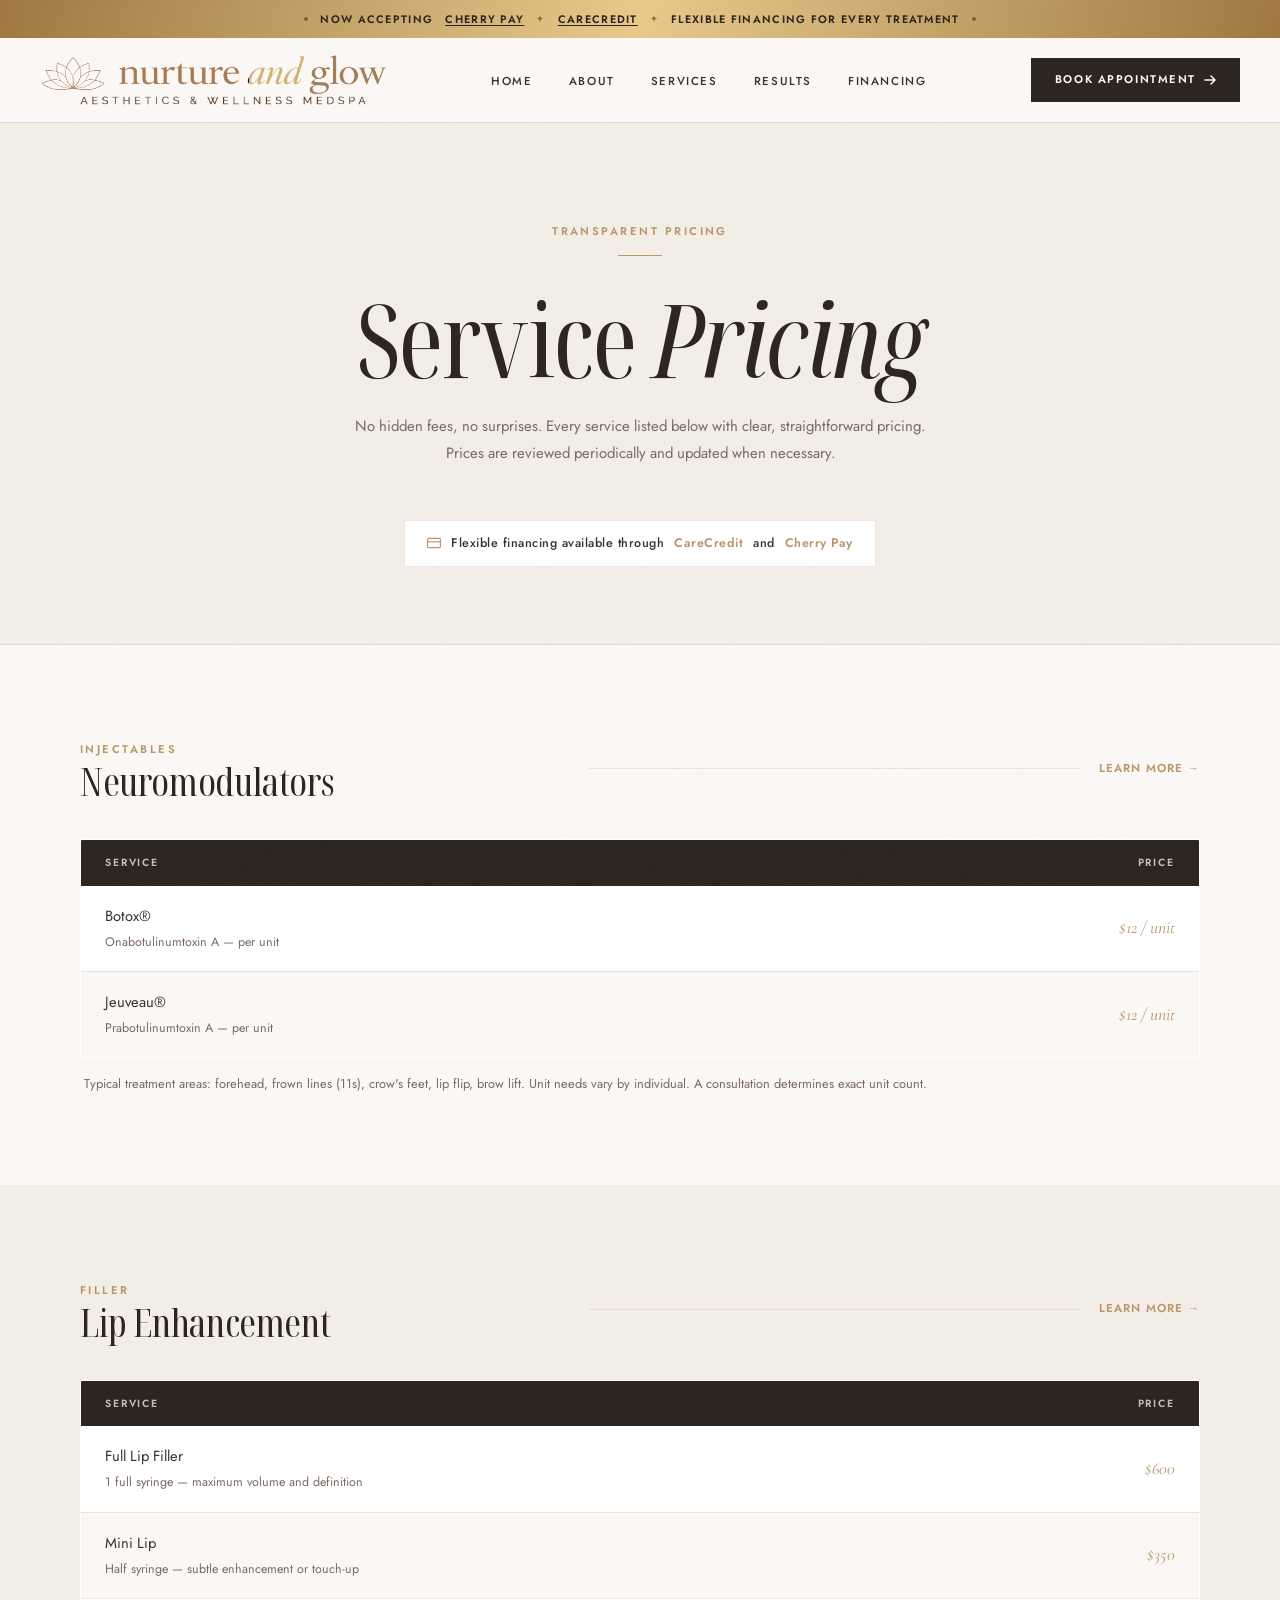
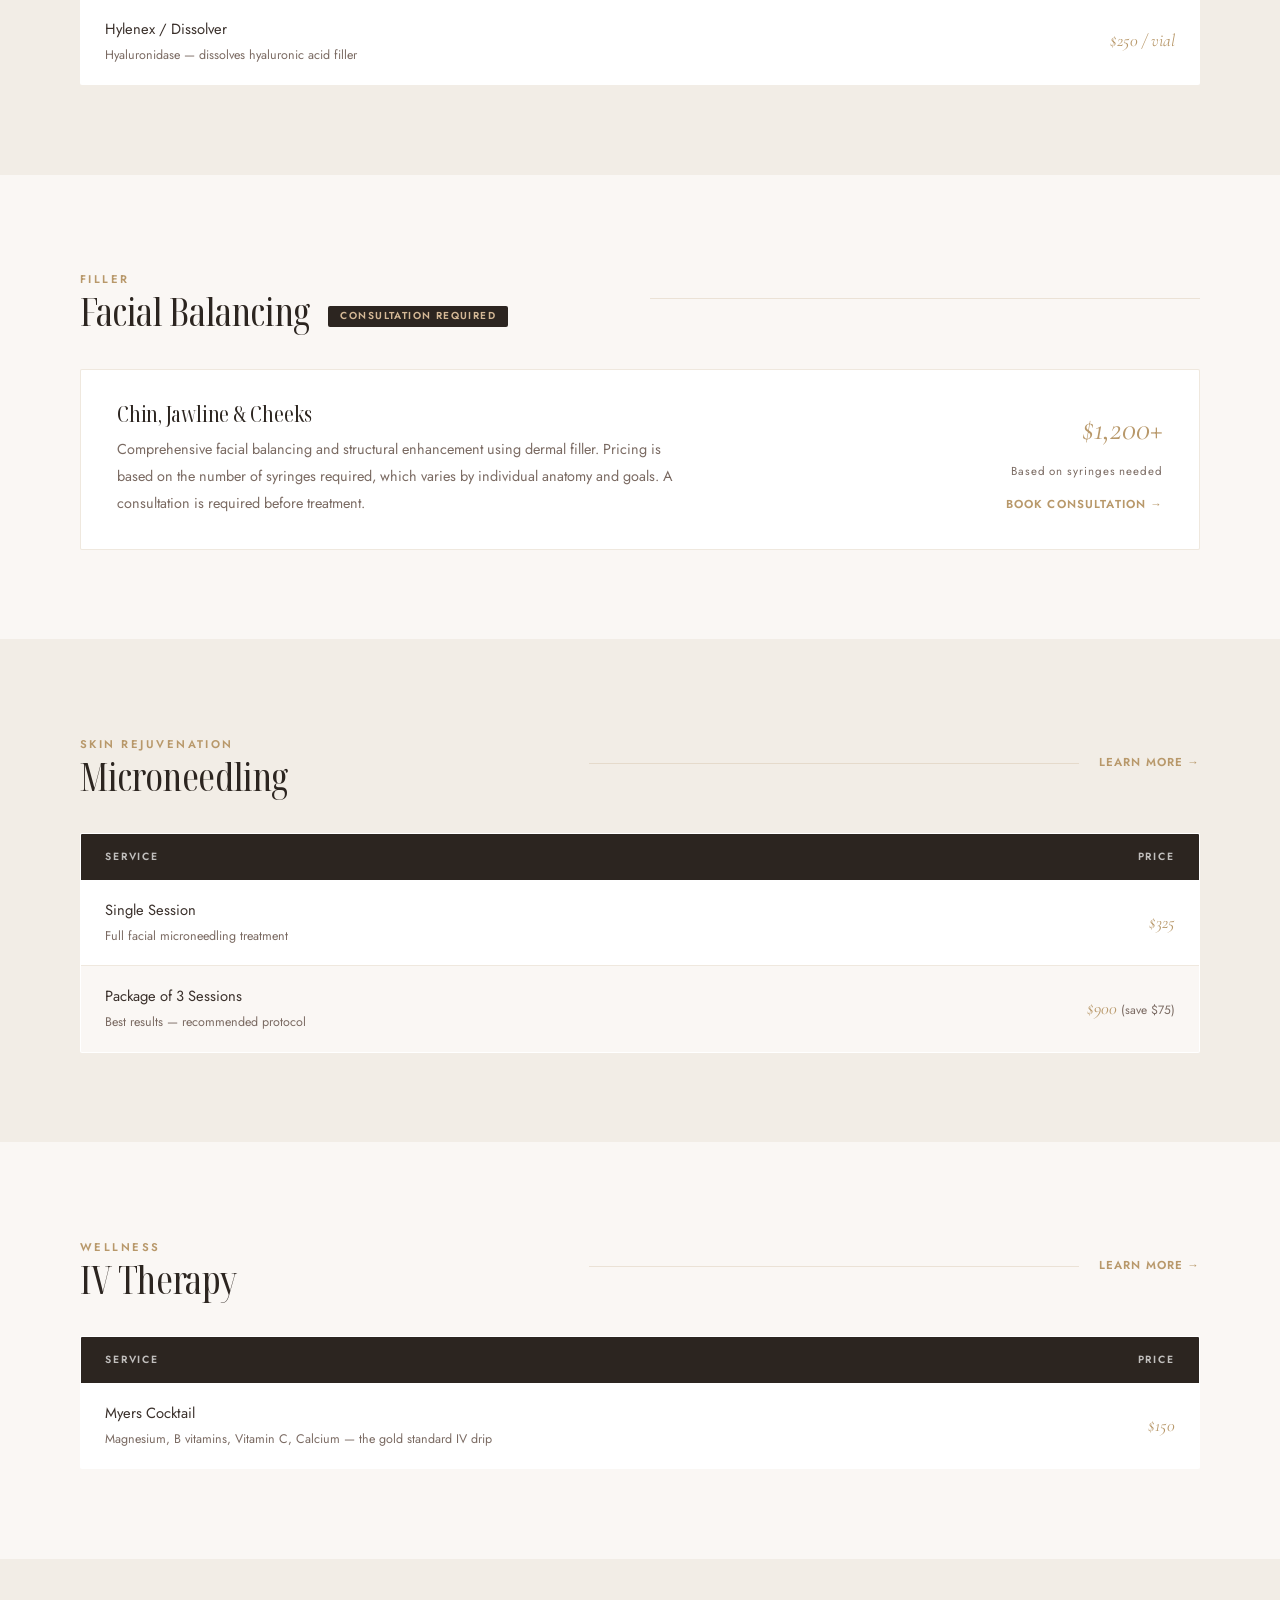
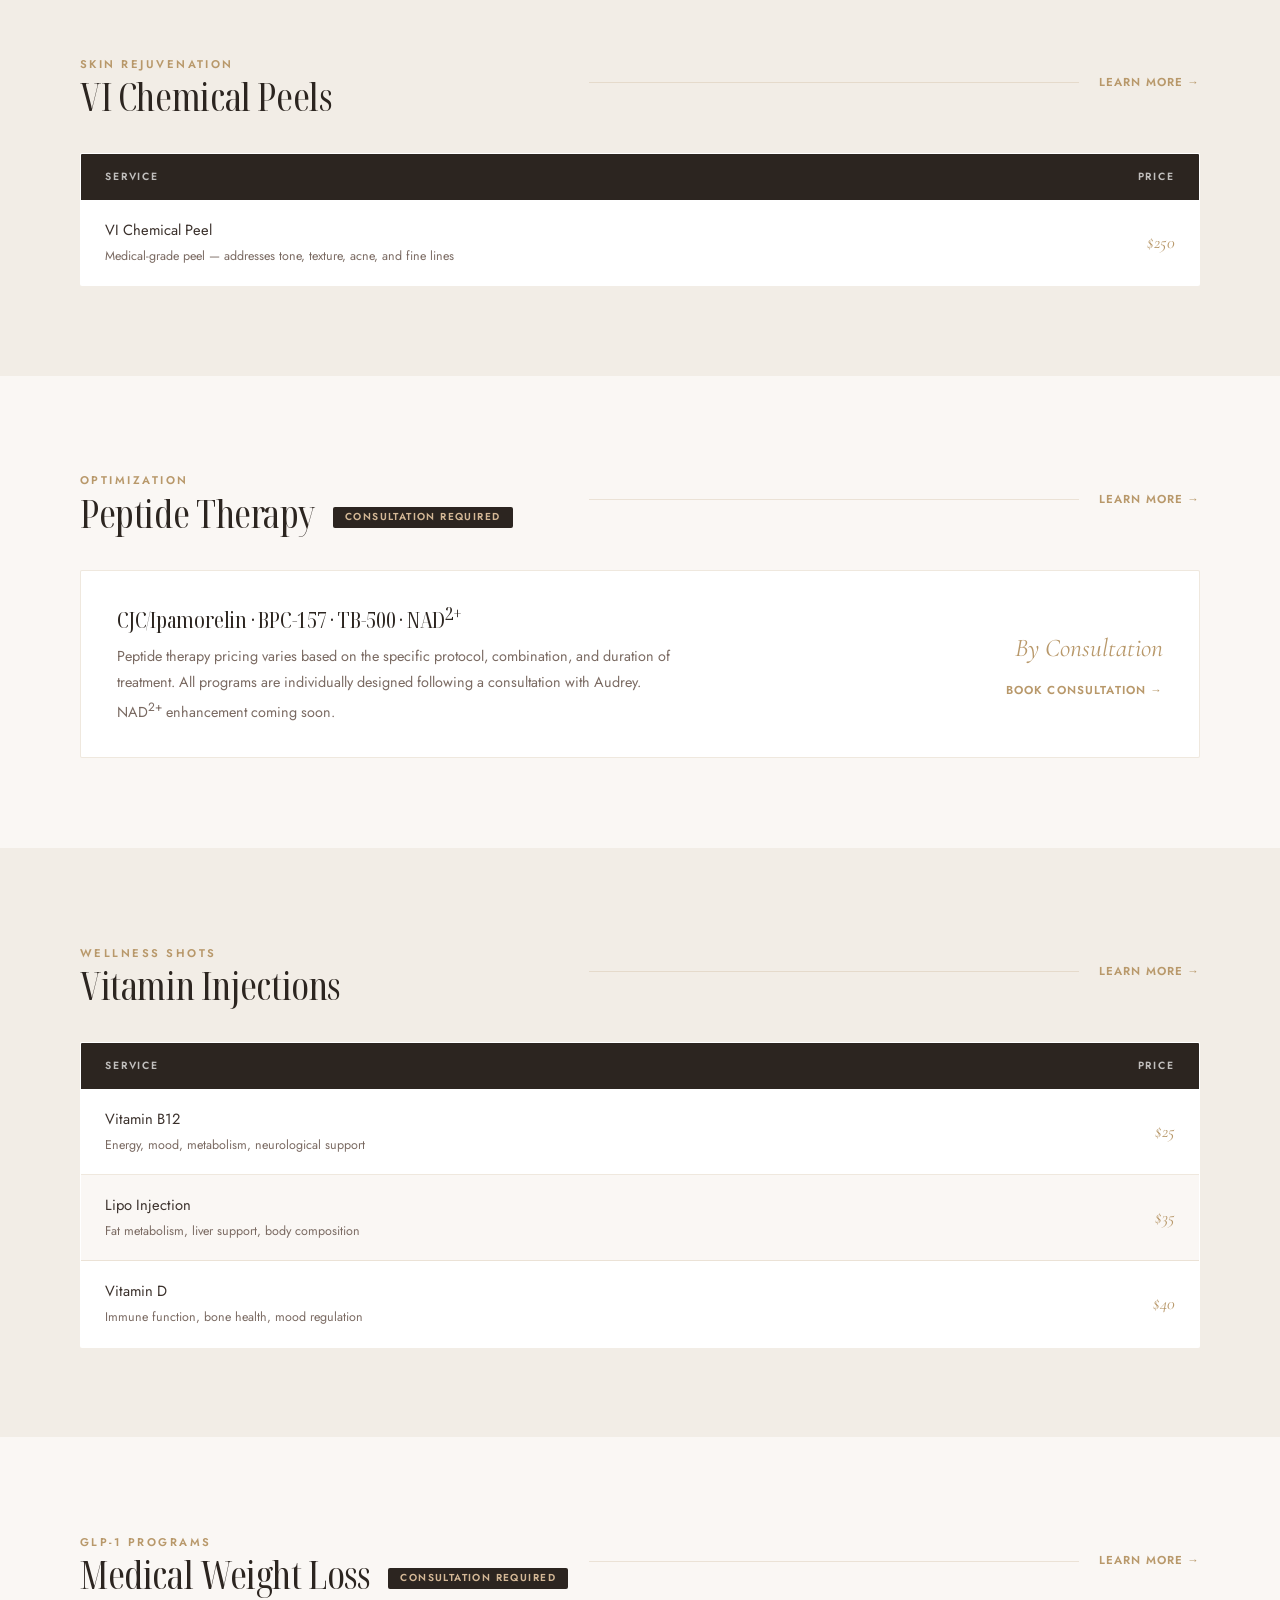
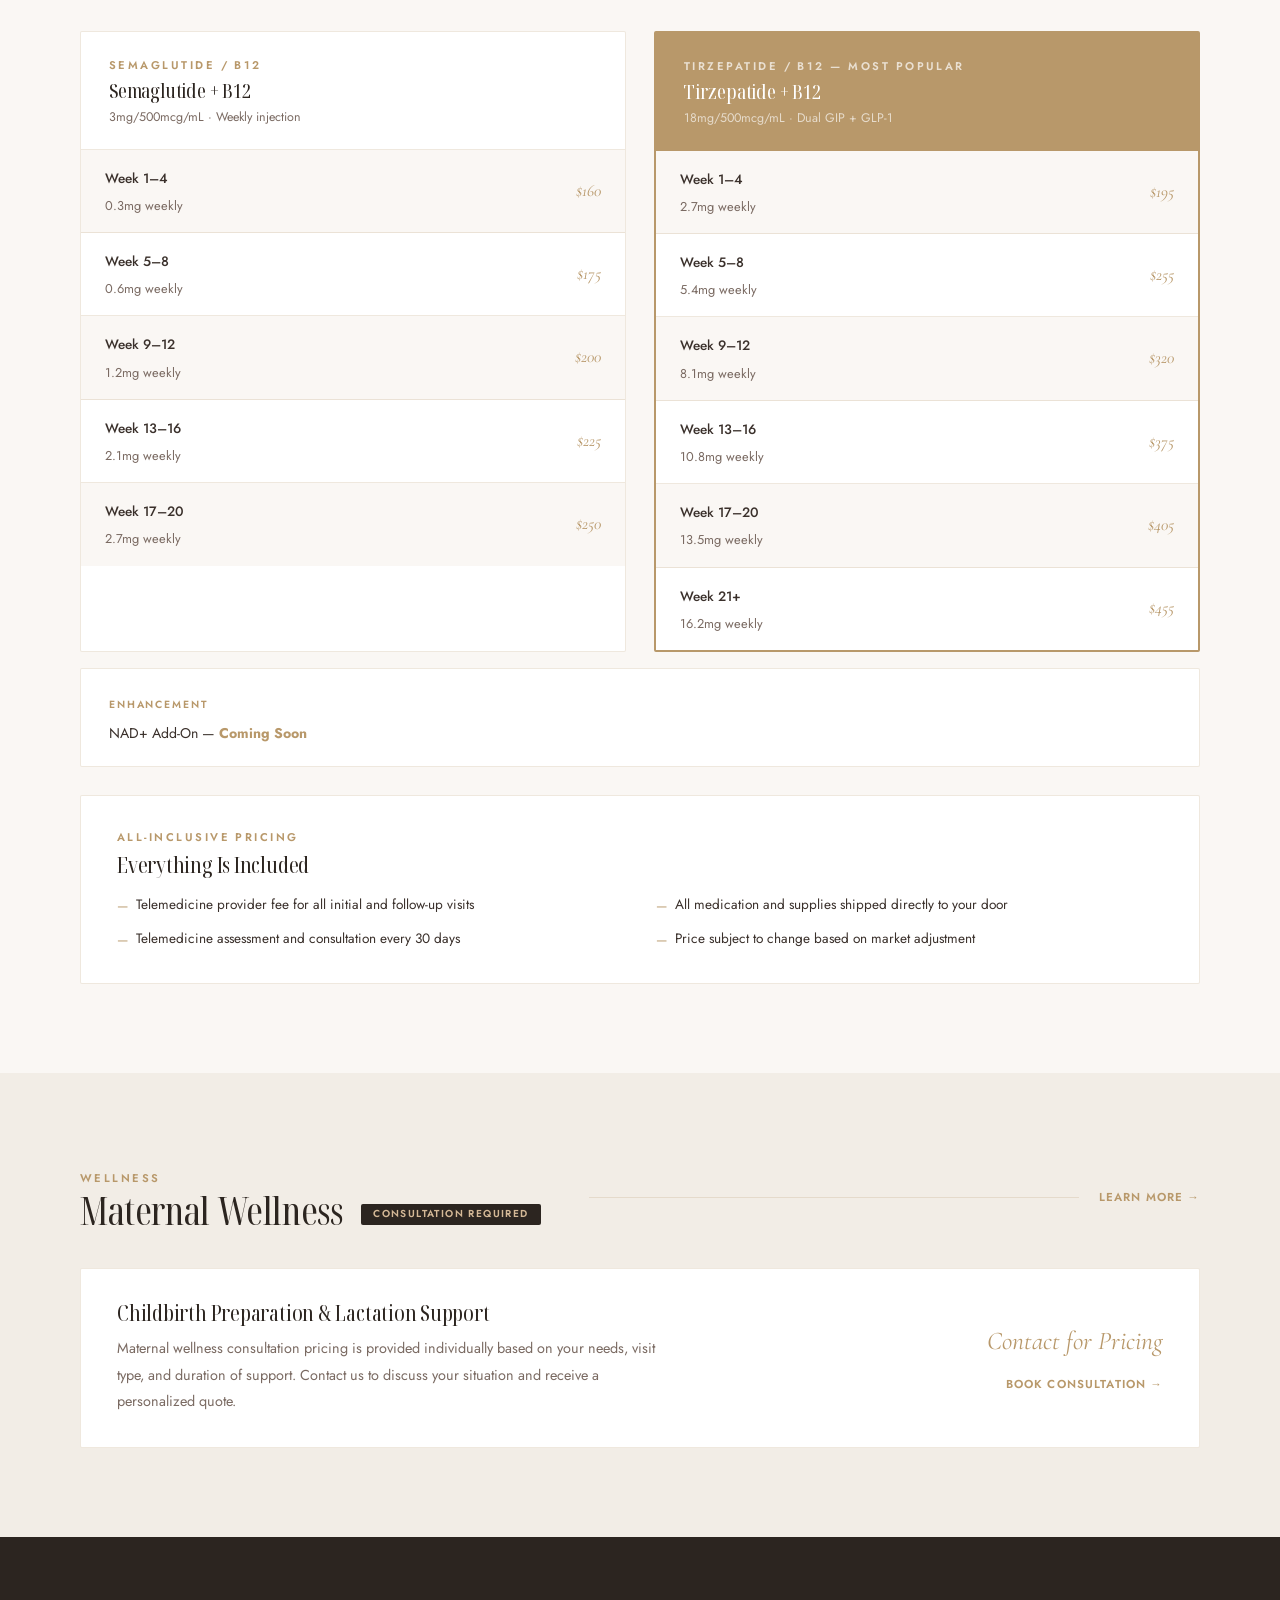
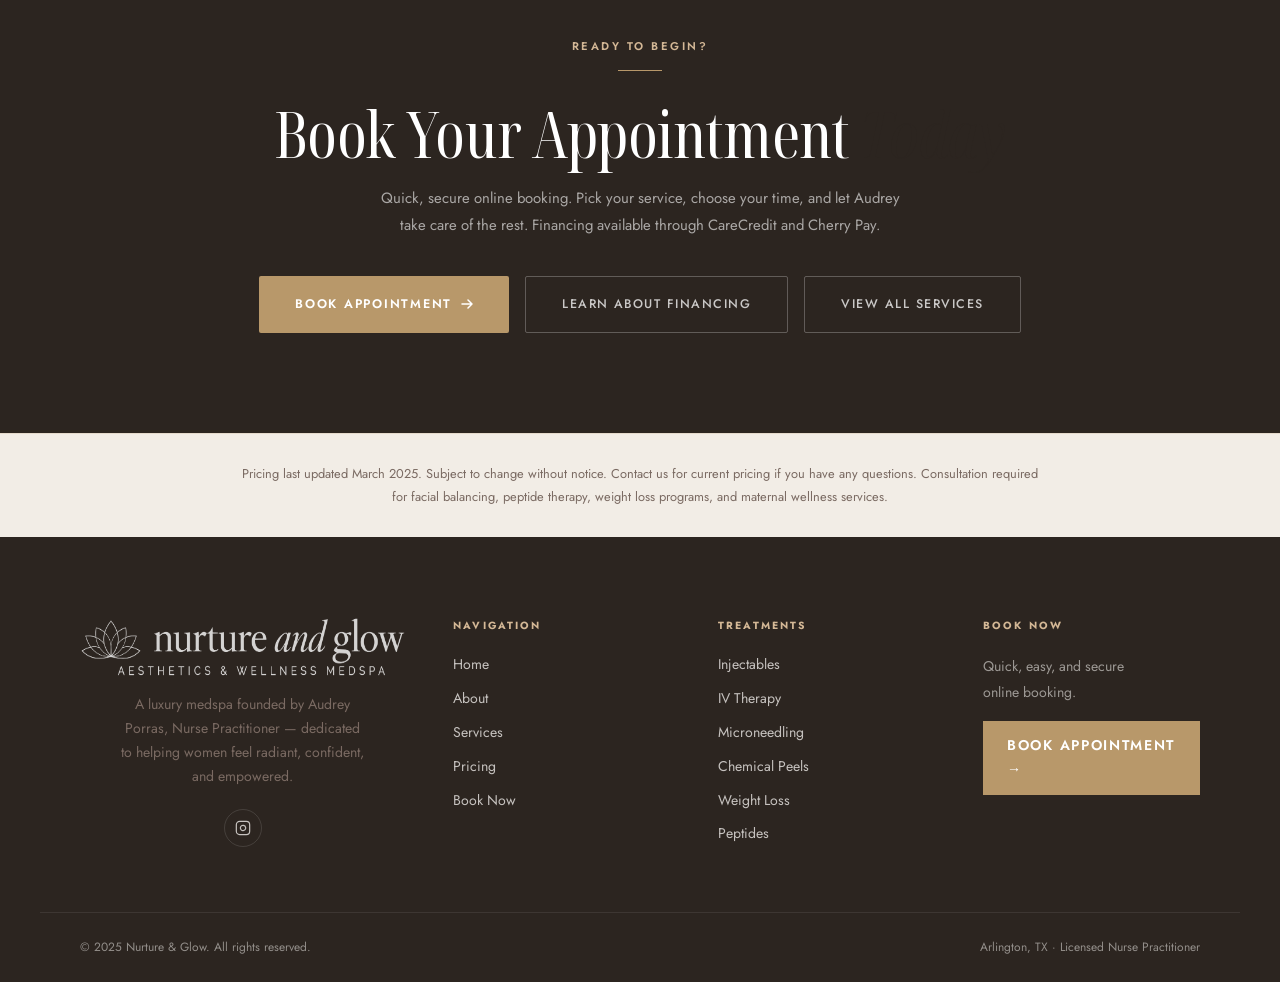
<file: pricing.html>
<!DOCTYPE html>
<html lang="en">
<head>
  <meta charset="UTF-8"/>
  <meta name="viewport" content="width=device-width, initial-scale=1.0"/>
  <title>Medspa Pricing in Arlington TX | Nurture &amp; Glow</title>
  <meta name="description" content="Transparent medspa pricing in Arlington, TX — Botox, fillers, IV therapy, weight loss, microneedling &amp; more. Nurture &amp; Glow serves Arlington, Fort Worth, Grand Prairie &amp; DFW."/>
  <link rel="preconnect" href="https://fonts.googleapis.com"/>
  <link rel="preconnect" href="https://fonts.gstatic.com" crossorigin/>
  <link href="https://fonts.googleapis.com/css2?family=Noto+Serif+Display:ital,wdth,wght@0,62.5,300;0,62.5,400;0,62.5,500;1,62.5,300;1,62.5,400&family=Cormorant+Garamond:ital,wght@0,300;0,400;1,300;1,400&family=Jost:wght@300;400;500;600&display=swap" rel="stylesheet"/>
  <link rel="stylesheet" href="css/main.css"/>
  <link rel="stylesheet" href="css/pricing.css"/>
  <link rel="icon" type="image/png" href="images/lotus-flower.png"/>
</head>
<body>

<!-- PAGE LOADER -->
<div id="page-loader" role="status" aria-label="Loading Nurture and Glow">
  <img src="images/lotus-flower.png" alt="" class="loader-lotus" aria-hidden="true"/>
  <div class="loader-bar"></div>
  <span class="loader-brand">nurture <em>and</em> glow</span>
</div>

<!-- ANNOUNCEMENT BAR -->
<div class="announcement-bar" role="banner" aria-label="Site announcement">
  <div class="announcement-inner">
    <span class="announcement-dot"></span>
    Now Accepting
    <a href="about.html#pricing" class="announcement-link">Cherry Pay</a>
    <span class="announcement-sep">✦</span>
    <a href="about.html#pricing" class="announcement-link">CareCredit</a>
    <span class="announcement-sep">✦</span>
    <span class="announce-extra">Flexible financing for every treatment</span>
    <span class="announcement-dot"></span>
  </div>
</div>

<a href="booking.html" class="float-book" aria-label="Book appointment">Book Now</a>

<!-- NAV -->
<nav class="nav scrolled" id="nav" role="navigation" aria-label="Main navigation">
  <a href="index.html" class="nav-logo" aria-label="Nurture and Glow home">
    <img src="images/logoandslogan.png" alt="Nurture and Glow" class="nav-logo-img"/>
  </a>
  <ul class="nav-links" role="list">
    <li><a href="index.html" class="nav-link">Home</a></li>
    <li><a href="about.html" class="nav-link">About</a></li>
    <li class="nav-item-dropdown">
      <a href="services.html" class="nav-link active">Services</a>
      <div class="nav-dropdown">
        <a href="service-injectables.html">Injectables &amp; Fillers</a>
        <a href="service-iv-therapy.html">IV Therapy</a>
        <a href="service-microneedling.html">Microneedling</a>
        <a href="service-chemical-peels.html">Chemical Peels</a>
        <a href="service-weight-loss.html">Medical Weight Loss</a>
        <a href="service-peptides.html">Peptide Therapy</a>
        <a href="service-maternal-wellness.html">Maternal Wellness</a>
        <a href="service-vitamin-injections.html">Vitamin Injections</a>
        <div class="nav-dropdown-divider"></div>
        <a href="pricing.html">View All Pricing</a>
      </div>
    </li>
    <li><a href="results.html" class="nav-link">Results</a></li>
    <li><a href="about.html#pricing" class="nav-link">Financing</a></li>
  </ul>
  <a href="booking.html" class="nav-cta-btn">Book Appointment <svg width="12" height="10" viewBox="0 0 12 10" fill="none" aria-hidden="true"><path d="M1 5h10M7 1l4 4-4 4" stroke="currentColor" stroke-width="1.5" stroke-linecap="round" stroke-linejoin="round"/></svg></a>
  <button class="hamburger" id="hamburger" aria-label="Open menu"><span></span><span></span><span></span></button>
</nav>

<!-- MOBILE MENU -->
<div class="mobile-menu" id="mobileMenu" role="dialog">
  <button class="mobile-close" id="mobileClose">&times;</button>
  <a href="index.html">Home</a>
  <a href="about.html">About</a>
  <a href="services.html">Services</a>
  <a href="service-injectables.html" style="font-size:1.4rem!important;opacity:0.7">— Injectables</a>
  <a href="service-iv-therapy.html" style="font-size:1.4rem!important;opacity:0.7">— IV Therapy</a>
  <a href="service-microneedling.html" style="font-size:1.4rem!important;opacity:0.7">— Microneedling</a>
  <a href="service-chemical-peels.html" style="font-size:1.4rem!important;opacity:0.7">— Chemical Peels</a>
  <a href="service-weight-loss.html" style="font-size:1.4rem!important;opacity:0.7">— Weight Loss</a>
  <a href="service-peptides.html" style="font-size:1.4rem!important;opacity:0.7">— Peptides</a>
  <a href="service-maternal-wellness.html" style="font-size:1.4rem!important;opacity:0.7">— Maternal Wellness</a>
  <a href="pricing.html" style="font-size:1.4rem!important;opacity:0.7">— Pricing</a>
  <a href="results.html">Results</a>
  <a href="about.html#pricing">Financing</a>
  <a href="booking.html" class="mobile-book-link">Book Appointment →</a>
</div>

<!-- =====================================================
     PAGE HEADER (no hero image — clean parchment bg)
===================================================== -->
<header class="pricing-page-header">
  <span class="eyebrow">Transparent Pricing</span>
  <div class="gold-rule"></div>
  <h1>Service <em>Pricing</em></h1>
  <p>No hidden fees, no surprises. Every service listed below with clear, straightforward pricing. Prices are reviewed periodically and updated when necessary.</p>
  <div class="financing-note">
    <svg width="14" height="14" viewBox="0 0 24 24" fill="none" stroke="var(--gold)" stroke-width="2" aria-hidden="true"><rect x="1" y="4" width="22" height="16" rx="2" ry="2"/><line x1="1" y1="10" x2="23" y2="10"/></svg>
    Flexible financing available through <a href="about.html#pricing">CareCredit</a> and <a href="about.html#pricing">Cherry Pay</a>
  </div>
</header>

<!-- =====================================================
     HOW TO UPDATE THIS PAGE
     To update prices: search the HTML for "UPDATE PRICE HERE"
     and change the text value. Save the file and reload.
===================================================== -->

<!-- =====================================================
     1. NEUROMODULATORS
===================================================== -->
<section class="pricing-section" id="neuromodulators">
  <div class="container">
    <div class="pricing-section-head">
      <div class="pricing-section-title-block">
        <span class="eyebrow">Injectables</span>
        <h3>Neuromodulators</h3>
      </div>
      <div class="pricing-rule"></div>
      <a href="service-injectables.html" style="font-family:var(--font-sans);font-size:0.72rem;font-weight:600;letter-spacing:0.1em;text-transform:uppercase;color:var(--gold);white-space:nowrap;">Learn more →</a>
    </div>
    <table class="pricing-table" aria-label="Neuromodulator pricing">
      <thead>
        <tr>
          <th>Service</th>
          <th>Price</th>
        </tr>
      </thead>
      <tbody>
        <tr>
          <td>
            Botox®
            <span class="service-desc">Onabotulinumtoxin A — per unit</span>
          </td>
          <td>$12 / unit <!-- UPDATE PRICE HERE --></td>
        </tr>
        <tr>
          <td>
            Jeuveau®
            <span class="service-desc">Prabotulinumtoxin A — per unit</span>
          </td>
          <td>$12 / unit <!-- UPDATE PRICE HERE --></td>
        </tr>
      </tbody>
    </table>
    <p class="pricing-table-note">Typical treatment areas: forehead, frown lines (11s), crow's feet, lip flip, brow lift. Unit needs vary by individual. A consultation determines exact unit count.</p>
  </div>
</section>

<!-- =====================================================
     2. LIP ENHANCEMENT
===================================================== -->
<section class="pricing-section" id="lip-enhancement">
  <div class="container">
    <div class="pricing-section-head">
      <div class="pricing-section-title-block">
        <span class="eyebrow">Filler</span>
        <h3>Lip Enhancement</h3>
      </div>
      <div class="pricing-rule"></div>
      <a href="service-injectables.html" style="font-family:var(--font-sans);font-size:0.72rem;font-weight:600;letter-spacing:0.1em;text-transform:uppercase;color:var(--gold);white-space:nowrap;">Learn more →</a>
    </div>
    <table class="pricing-table" aria-label="Lip enhancement pricing">
      <thead>
        <tr>
          <th>Service</th>
          <th>Price</th>
        </tr>
      </thead>
      <tbody>
        <tr>
          <td>
            Full Lip Filler
            <span class="service-desc">1 full syringe — maximum volume and definition</span>
          </td>
          <td>$600 <!-- UPDATE PRICE HERE --></td>
        </tr>
        <tr>
          <td>
            Mini Lip
            <span class="service-desc">Half syringe — subtle enhancement or touch-up</span>
          </td>
          <td>$350 <!-- UPDATE PRICE HERE --></td>
        </tr>
        <tr>
          <td>
            Hylenex / Dissolver
            <span class="service-desc">Hyaluronidase — dissolves hyaluronic acid filler</span>
          </td>
          <td>$250 / vial <!-- UPDATE PRICE HERE --></td>
        </tr>
      </tbody>
    </table>
  </div>
</section>

<!-- =====================================================
     3. FACIAL BALANCING
===================================================== -->
<section class="pricing-section" id="facial-balancing">
  <div class="container">
    <div class="pricing-section-head">
      <div class="pricing-section-title-block">
        <span class="eyebrow">Filler</span>
        <h3>Facial Balancing <span class="consult-badge">Consultation Required</span></h3>
      </div>
      <div class="pricing-rule"></div>
    </div>
    <div class="consult-only-block">
      <div>
        <h4 style="margin-bottom:10px;font-size:clamp(1.1rem,1.8vw,1.4rem);">Chin, Jawline &amp; Cheeks</h4>
        <p style="max-width:560px;margin-bottom:0;font-size:0.9rem;">Comprehensive facial balancing and structural enhancement using dermal filler. Pricing is based on the number of syringes required, which varies by individual anatomy and goals. A consultation is required before treatment.</p>
      </div>
      <div style="text-align:right;flex-shrink:0;">
        <span style="display:block;font-family:var(--font-serif);font-size:2rem;font-style:italic;color:var(--gold);">$1,200+</span> <!-- UPDATE PRICE HERE -->
        <span style="font-family:var(--font-sans);font-size:0.72rem;color:var(--text-light);letter-spacing:0.08em;">Based on syringes needed</span>
        <br/>
        <a href="booking.html" style="display:inline-block;margin-top:12px;font-family:var(--font-sans);font-size:0.72rem;font-weight:600;letter-spacing:0.1em;text-transform:uppercase;color:var(--gold);">Book Consultation →</a>
      </div>
    </div>
  </div>
</section>

<!-- =====================================================
     4. MICRONEEDLING
===================================================== -->
<section class="pricing-section" id="microneedling">
  <div class="container">
    <div class="pricing-section-head">
      <div class="pricing-section-title-block">
        <span class="eyebrow">Skin Rejuvenation</span>
        <h3>Microneedling</h3>
      </div>
      <div class="pricing-rule"></div>
      <a href="service-microneedling.html" style="font-family:var(--font-sans);font-size:0.72rem;font-weight:600;letter-spacing:0.1em;text-transform:uppercase;color:var(--gold);white-space:nowrap;">Learn more →</a>
    </div>
    <table class="pricing-table" aria-label="Microneedling pricing">
      <thead>
        <tr>
          <th>Service</th>
          <th>Price</th>
        </tr>
      </thead>
      <tbody>
        <tr>
          <td>
            Single Session
            <span class="service-desc">Full facial microneedling treatment</span>
          </td>
          <td>$325 <!-- UPDATE PRICE HERE --></td>
        </tr>
        <tr>
          <td>
            Package of 3 Sessions
            <span class="service-desc">Best results — recommended protocol</span>
          </td>
          <td>$900 <span style="font-family:var(--font-sans);font-size:0.75rem;color:var(--text-light);font-style:normal;">(save $75)</span> <!-- UPDATE PRICE HERE --></td>
        </tr>
      </tbody>
    </table>
  </div>
</section>

<!-- =====================================================
     5. IV THERAPY
===================================================== -->
<section class="pricing-section" id="iv-therapy">
  <div class="container">
    <div class="pricing-section-head">
      <div class="pricing-section-title-block">
        <span class="eyebrow">Wellness</span>
        <h3>IV Therapy</h3>
      </div>
      <div class="pricing-rule"></div>
      <a href="service-iv-therapy.html" style="font-family:var(--font-sans);font-size:0.72rem;font-weight:600;letter-spacing:0.1em;text-transform:uppercase;color:var(--gold);white-space:nowrap;">Learn more →</a>
    </div>
    <table class="pricing-table" aria-label="IV therapy pricing">
      <thead>
        <tr>
          <th>Service</th>
          <th>Price</th>
        </tr>
      </thead>
      <tbody>
        <tr>
          <td>
            Myers Cocktail
            <span class="service-desc">Magnesium, B vitamins, Vitamin C, Calcium — the gold standard IV drip</span>
          </td>
          <td>$150 <!-- UPDATE PRICE HERE --></td>
        </tr>
      </tbody>
    </table>
  </div>
</section>

<!-- =====================================================
     6. VI CHEMICAL PEELS
===================================================== -->
<section class="pricing-section" id="chemical-peels">
  <div class="container">
    <div class="pricing-section-head">
      <div class="pricing-section-title-block">
        <span class="eyebrow">Skin Rejuvenation</span>
        <h3>VI Chemical Peels</h3>
      </div>
      <div class="pricing-rule"></div>
      <a href="service-chemical-peels.html" style="font-family:var(--font-sans);font-size:0.72rem;font-weight:600;letter-spacing:0.1em;text-transform:uppercase;color:var(--gold);white-space:nowrap;">Learn more →</a>
    </div>
    <table class="pricing-table" aria-label="Chemical peel pricing">
      <thead>
        <tr>
          <th>Service</th>
          <th>Price</th>
        </tr>
      </thead>
      <tbody>
        <tr>
          <td>
            VI Chemical Peel
            <span class="service-desc">Medical-grade peel — addresses tone, texture, acne, and fine lines</span>
          </td>
          <td>$250 <!-- UPDATE PRICE HERE --></td>
        </tr>
      </tbody>
    </table>
  </div>
</section>

<!-- =====================================================
     7. PEPTIDE THERAPY
===================================================== -->
<section class="pricing-section" id="peptide-therapy">
  <div class="container">
    <div class="pricing-section-head">
      <div class="pricing-section-title-block">
        <span class="eyebrow">Optimization</span>
        <h3>Peptide Therapy <span class="consult-badge">Consultation Required</span></h3>
      </div>
      <div class="pricing-rule"></div>
      <a href="service-peptides.html" style="font-family:var(--font-sans);font-size:0.72rem;font-weight:600;letter-spacing:0.1em;text-transform:uppercase;color:var(--gold);white-space:nowrap;">Learn more →</a>
    </div>
    <div class="consult-only-block">
      <div>
        <h4 style="margin-bottom:10px;font-size:clamp(1.1rem,1.8vw,1.4rem);">CJC/Ipamorelin · BPC-157 · TB-500 · NAD<sup>2+</sup></h4>
        <p style="max-width:560px;margin-bottom:0;font-size:0.9rem;">Peptide therapy pricing varies based on the specific protocol, combination, and duration of treatment. All programs are individually designed following a consultation with Audrey. NAD<sup>2+</sup> enhancement coming soon.</p>
      </div>
      <div style="text-align:right;flex-shrink:0;">
        <span style="display:block;font-family:var(--font-serif);font-size:1.6rem;font-style:italic;color:var(--gold);">By Consultation</span>
        <a href="booking.html" style="display:inline-block;margin-top:12px;font-family:var(--font-sans);font-size:0.72rem;font-weight:600;letter-spacing:0.1em;text-transform:uppercase;color:var(--gold);">Book Consultation →</a>
      </div>
    </div>
  </div>
</section>

<!-- =====================================================
     8. VITAMIN INJECTIONS
===================================================== -->
<section class="pricing-section" id="vitamin-injections">
  <div class="container">
    <div class="pricing-section-head">
      <div class="pricing-section-title-block">
        <span class="eyebrow">Wellness Shots</span>
        <h3>Vitamin Injections</h3>
      </div>
      <div class="pricing-rule"></div>
      <a href="service-vitamin-injections.html" style="font-family:var(--font-sans);font-size:0.72rem;font-weight:600;letter-spacing:0.1em;text-transform:uppercase;color:var(--gold);white-space:nowrap;">Learn more →</a>
    </div>
    <table class="pricing-table" aria-label="Vitamin injection pricing">
      <thead>
        <tr>
          <th>Service</th>
          <th>Price</th>
        </tr>
      </thead>
      <tbody>
        <tr>
          <td>
            Vitamin B12
            <span class="service-desc">Energy, mood, metabolism, neurological support</span>
          </td>
          <td>$25 <!-- UPDATE PRICE HERE --></td>
        </tr>
        <tr>
          <td>
            Lipo Injection
            <span class="service-desc">Fat metabolism, liver support, body composition</span>
          </td>
          <td>$35 <!-- UPDATE PRICE HERE --></td>
        </tr>
        <tr>
          <td>
            Vitamin D
            <span class="service-desc">Immune function, bone health, mood regulation</span>
          </td>
          <td>$40 <!-- UPDATE PRICE HERE --></td>
        </tr>
      </tbody>
    </table>
  </div>
</section>

<!-- =====================================================
     9. WEIGHT LOSS SERVICES
===================================================== -->
<section class="pricing-section" id="weight-loss">
  <div class="container">
    <div class="pricing-section-head">
      <div class="pricing-section-title-block">
        <span class="eyebrow">GLP-1 Programs</span>
        <h3>Medical Weight Loss <span class="consult-badge">Consultation Required</span></h3>
      </div>
      <div class="pricing-rule"></div>
      <a href="service-weight-loss.html" style="font-family:var(--font-sans);font-size:0.72rem;font-weight:600;letter-spacing:0.1em;text-transform:uppercase;color:var(--gold);white-space:nowrap;">Learn more →</a>
    </div>

    <div class="wl-compare-grid">

      <!-- SEMAGLUTIDE TABLE -->
      <div class="wl-table-wrap">
        <div class="wl-table-header">
          <span class="eyebrow" style="margin-bottom:4px;">Semaglutide / B12</span>
          <h4>Semaglutide + B12</h4>
          <p style="font-size:0.78rem;color:var(--text-light);margin:0;">3mg/500mcg/mL · Weekly injection</p>
        </div>
        <div class="wl-row">
          <div><span class="wl-phase">Week 1–4</span><br/><span class="wl-dose">0.3mg weekly</span></div>
          <span class="wl-price">$160 <!-- UPDATE PRICE HERE --></span>
        </div>
        <div class="wl-row">
          <div><span class="wl-phase">Week 5–8</span><br/><span class="wl-dose">0.6mg weekly</span></div>
          <span class="wl-price">$175 <!-- UPDATE PRICE HERE --></span>
        </div>
        <div class="wl-row">
          <div><span class="wl-phase">Week 9–12</span><br/><span class="wl-dose">1.2mg weekly</span></div>
          <span class="wl-price">$200 <!-- UPDATE PRICE HERE --></span>
        </div>
        <div class="wl-row">
          <div><span class="wl-phase">Week 13–16</span><br/><span class="wl-dose">2.1mg weekly</span></div>
          <span class="wl-price">$225 <!-- UPDATE PRICE HERE --></span>
        </div>
        <div class="wl-row">
          <div><span class="wl-phase">Week 17–20</span><br/><span class="wl-dose">2.7mg weekly</span></div>
          <span class="wl-price">$250 <!-- UPDATE PRICE HERE --></span>
        </div>
      </div>

      <!-- TIRZEPATIDE TABLE -->
      <div class="wl-table-wrap featured">
        <div class="wl-table-header wl-table-header-featured">
          <span class="eyebrow" style="margin-bottom:4px;color:rgba(255,255,255,0.7);">Tirzepatide / B12 — Most Popular</span>
          <h4 style="color:var(--white);">Tirzepatide + B12</h4>
          <p style="font-size:0.78rem;color:rgba(255,255,255,0.65);margin:0;">18mg/500mcg/mL · Dual GIP + GLP-1</p>
        </div>
        <div class="wl-row">
          <div><span class="wl-phase">Week 1–4</span><br/><span class="wl-dose">2.7mg weekly</span></div>
          <span class="wl-price">$195 <!-- UPDATE PRICE HERE --></span>
        </div>
        <div class="wl-row">
          <div><span class="wl-phase">Week 5–8</span><br/><span class="wl-dose">5.4mg weekly</span></div>
          <span class="wl-price">$255 <!-- UPDATE PRICE HERE --></span>
        </div>
        <div class="wl-row">
          <div><span class="wl-phase">Week 9–12</span><br/><span class="wl-dose">8.1mg weekly</span></div>
          <span class="wl-price">$320 <!-- UPDATE PRICE HERE --></span>
        </div>
        <div class="wl-row">
          <div><span class="wl-phase">Week 13–16</span><br/><span class="wl-dose">10.8mg weekly</span></div>
          <span class="wl-price">$375 <!-- UPDATE PRICE HERE --></span>
        </div>
        <div class="wl-row">
          <div><span class="wl-phase">Week 17–20</span><br/><span class="wl-dose">13.5mg weekly</span></div>
          <span class="wl-price">$405 <!-- UPDATE PRICE HERE --></span>
        </div>
        <div class="wl-row">
          <div><span class="wl-phase">Week 21+</span><br/><span class="wl-dose">16.2mg weekly</span></div>
          <span class="wl-price">$455 <!-- UPDATE PRICE HERE --></span>
        </div>
      </div>
    </div>

    <!-- Enhancement note -->
    <div style="background:var(--white);border:1px solid var(--border);border-radius:2px;padding:20px 28px;margin-top:16px;display:flex;align-items:center;justify-content:space-between;flex-wrap:wrap;gap:12px;">
      <div>
        <span style="font-family:var(--font-sans);font-size:0.65rem;font-weight:600;letter-spacing:0.18em;text-transform:uppercase;color:var(--gold);">Enhancement</span>
        <p style="margin:4px 0 0;font-size:0.88rem;color:var(--text);">NAD+ Add-On — <strong style="color:var(--gold);">Coming Soon</strong></p>
      </div>
    </div>

    <!-- All-inclusive -->
    <div class="all-inclusive-block">
      <span class="eyebrow" style="margin-bottom:6px;">All-Inclusive Pricing</span>
      <h4 style="font-size:clamp(1.1rem,1.8vw,1.4rem);margin-bottom:8px;">Everything Is Included</h4>
      <ul>
        <li>Telemedicine provider fee for all initial and follow-up visits</li>
        <li>All medication and supplies shipped directly to your door</li>
        <li>Telemedicine assessment and consultation every 30 days</li>
        <li>Price subject to change based on market adjustment</li>
      </ul>
    </div>
  </div>
</section>

<!-- =====================================================
     10. MATERNAL WELLNESS
===================================================== -->
<section class="pricing-section" id="maternal-wellness">
  <div class="container">
    <div class="pricing-section-head">
      <div class="pricing-section-title-block">
        <span class="eyebrow">Wellness</span>
        <h3>Maternal Wellness <span class="consult-badge">Consultation Required</span></h3>
      </div>
      <div class="pricing-rule"></div>
      <a href="service-maternal-wellness.html" style="font-family:var(--font-sans);font-size:0.72rem;font-weight:600;letter-spacing:0.1em;text-transform:uppercase;color:var(--gold);white-space:nowrap;">Learn more →</a>
    </div>
    <div class="consult-only-block">
      <div>
        <h4 style="margin-bottom:10px;font-size:clamp(1.1rem,1.8vw,1.4rem);">Childbirth Preparation &amp; Lactation Support</h4>
        <p style="max-width:560px;margin-bottom:0;font-size:0.9rem;">Maternal wellness consultation pricing is provided individually based on your needs, visit type, and duration of support. Contact us to discuss your situation and receive a personalized quote.</p>
      </div>
      <div style="text-align:right;flex-shrink:0;">
        <span style="display:block;font-family:var(--font-serif);font-size:1.6rem;font-style:italic;color:var(--gold);">Contact for Pricing</span>
        <a href="booking.html" style="display:inline-block;margin-top:12px;font-family:var(--font-sans);font-size:0.72rem;font-weight:600;letter-spacing:0.1em;text-transform:uppercase;color:var(--gold);">Book Consultation →</a>
      </div>
    </div>
  </div>
</section>

<!-- =====================================================
     BOTTOM CTA
===================================================== -->
<section class="pricing-cta">
  <span class="eyebrow">Ready to Begin?</span>
  <div class="gold-rule"></div>
  <h2>Book Your Appointment <em>Today</em></h2>
  <p>Quick, secure online booking. Pick your service, choose your time, and let Audrey take care of the rest. Financing available through CareCredit and Cherry Pay.</p>
  <div class="pricing-cta-btns">
    <a href="booking.html" class="btn-pricing-primary">Book Appointment <svg width="12" height="10" viewBox="0 0 12 10" fill="none" aria-hidden="true"><path d="M1 5h10M7 1l4 4-4 4" stroke="currentColor" stroke-width="1.5" stroke-linecap="round" stroke-linejoin="round"/></svg></a>
    <a href="about.html#pricing" class="btn-pricing-ghost">Learn About Financing</a>
    <a href="services.html" class="btn-pricing-ghost">View All Services</a>
  </div>
</section>

<!-- FOOTER NOTE -->
<div class="pricing-footer-note">
  <p>Pricing last updated March 2025. Subject to change without notice. Contact us for current pricing if you have any questions. Consultation required for facial balancing, peptide therapy, weight loss programs, and maternal wellness services.</p>
  <!-- NOTE FOR SITE OWNER: To update this page, edit the pricing.html file.
       Each price is marked with a comment: UPDATE PRICE HERE
       Search for that text in this file to quickly find and update any price. -->
</div>

<!-- FOOTER -->
<footer class="footer">
  <div class="footer-inner container">
    <div class="footer-brand">
      <a href="index.html" class="footer-logo" aria-label="Nurture and Glow home">
        <img src="images/logoandslogan.png" alt="Nurture and Glow" class="footer-logo-img"/>
      </a>
      <p>A luxury medspa founded by Audrey Porras, Nurse Practitioner — dedicated to helping women feel radiant, confident, and empowered.</p>
      <div class="footer-socials">
        <a href="https://www.instagram.com/_nurtureandglow_/" target="_blank" rel="noopener" aria-label="Instagram"><svg width="16" height="16" viewBox="0 0 24 24" fill="none" stroke="currentColor" stroke-width="1.8"><rect x="2" y="2" width="20" height="20" rx="5"/><path d="M16 11.37A4 4 0 1112.63 8 4 4 0 0116 11.37z"/><line x1="17.5" y1="6.5" x2="17.51" y2="6.5"/></svg></a>
      </div>
    </div>
    <div class="footer-col"><h5>Navigation</h5><a href="index.html">Home</a><a href="about.html">About</a><a href="services.html">Services</a><a href="pricing.html">Pricing</a><a href="booking.html">Book Now</a></div>
    <div class="footer-col"><h5>Treatments</h5><a href="service-injectables.html">Injectables</a><a href="service-iv-therapy.html">IV Therapy</a><a href="service-microneedling.html">Microneedling</a><a href="service-chemical-peels.html">Chemical Peels</a><a href="service-weight-loss.html">Weight Loss</a><a href="service-peptides.html">Peptides</a></div>
    <div class="footer-col"><h5>Book Now</h5><p style="color:rgba(250,247,244,0.55);font-size:0.88rem;margin-bottom:16px;">Quick, easy, and secure online booking.</p><a href="booking.html" class="footer-book-btn">Book Appointment →</a></div>
  </div>
  <div class="footer-bottom container"><span>&copy; 2025 Nurture &amp; Glow. All rights reserved.</span><span>Arlington, TX · Licensed Nurse Practitioner</span></div>
</footer>

<script src="js/app.js"></script>

</body>
</html>
</file>
<file: css/main.css>
/* ============================================================
   NURTURE & GLOW — Main Stylesheet v2
   Aesthetic: Luxury Medspa / Warm Editorial Femininity
   ============================================================ */

/* ---- Fonts loaded in <head> ---- */
/* Noto Serif Display ExtraCondensed for headlines + Jost for body */

/* ---- CSS Variables ---- */
:root {
  --cream:       #FAF7F4;
  --parchment:   #F2EDE6;
  --blush:       #E8C9C1;
  --blush-light: #F3E0DB;
  --blush-deep:  #C9998F;
  --gold:        #B8986A;
  --gold-light:  #D4B896;
  --gold-pale:   #EDE0CC;
  --brown:       #5C3D2E;
  --charcoal:    #2C2520;
  --text:        #3A302B;
  --text-light:  #7A6A62;
  --white:       #FFFFFF;
  --border:      rgba(184,152,106,0.22);

  --font-serif:  'Cormorant Garamond', Georgia, serif;
  --font-sans:   'Jost', sans-serif;

  --ease:        cubic-bezier(0.25, 0.46, 0.45, 0.94);
  --shadow:      0 8px 48px rgba(92,61,46,0.10);
  --shadow-lg:   0 16px 64px rgba(92,61,46,0.15);

  --max:         1200px;
  --pad:         clamp(80px, 10vw, 130px);
}

/* ---- Reset ---- */
*, *::before, *::after { box-sizing: border-box; margin: 0; padding: 0; }
html { scroll-behavior: smooth; }
body {
  font-family: var(--font-sans);
  background: var(--cream);
  color: var(--text);
  line-height: 1.7;
  overflow-x: hidden;
  -webkit-font-smoothing: antialiased;
  padding-top: 122px; /* announcement bar (38px) + nav (84px) */
}
img { max-width: 100%; height: auto; display: block; }
a  { color: inherit; text-decoration: none; }
ul { list-style: none; }
p  { text-wrap: pretty; }
h1, h2, h3, h4, h5 { text-wrap: balance; }
button { cursor: pointer; border: none; background: none; font-family: inherit; }
.sr-only { position: absolute; width: 1px; height: 1px; padding: 0; margin: -1px; overflow: hidden; clip: rect(0,0,0,0); border: 0; }

/* ---- Typography ---- */
h1, h2, h3, h4 {
  font-family: 'Noto Serif Display', 'Cormorant Garamond', Georgia, serif;
  font-weight: 400;
  font-stretch: extra-condensed;
  line-height: 1.08;
  color: var(--charcoal);
  letter-spacing: -0.01em;
}
h1 { font-size: clamp(3.2rem, 8vw, 7.5rem); }
h2 { font-size: clamp(2.4rem, 5vw, 4.5rem); }
h3 { font-size: clamp(1.5rem, 2.5vw, 2.2rem); }
h4 { font-size: clamp(1.1rem, 1.6vw, 1.45rem); }
h1 em, h2 em, h3 em { font-style: italic; color: var(--charcoal); }
p  { font-size: clamp(0.93rem, 1.1vw, 1.02rem); color: var(--text-light); line-height: 1.85; }

.eyebrow {
  font-family: var(--font-sans);
  font-size: 0.7rem;
  font-weight: 600;
  letter-spacing: 0.22em;
  text-transform: uppercase;
  color: var(--gold);
  display: block;
  margin-bottom: 14px;
}
.gold-rule {
  width: 44px; height: 1px;
  background: var(--gold);
  margin: 14px auto 28px;
}
.gold-rule.left-rule { margin: 14px 0 28px; }

/* ---- Layout ---- */
.container { max-width: var(--max); margin: 0 auto; padding: 0 40px; }
.section    { padding: var(--pad) 40px; }

/* ---- Scroll Reveal (below fold only) ---- */
.reveal {
  opacity: 0;
  transform: translateY(36px);
  transition: opacity 0.75s var(--ease), transform 0.75s var(--ease);
}
.reveal.delay-1 { transition-delay: 0.12s; }
.reveal.delay-2 { transition-delay: 0.24s; }
.reveal.delay-3 { transition-delay: 0.36s; }
.reveal.in-view { opacity: 1; transform: none; }

/* ===== FLOATING BOOK BUTTON ===== */
.float-book {
  display: none;
  position: fixed;
  bottom: 24px;
  right: 20px;
  z-index: 900;
  background: var(--gold);
  color: var(--white);
  font-family: var(--font-sans);
  font-size: 0.75rem;
  font-weight: 600;
  letter-spacing: 0.14em;
  text-transform: uppercase;
  padding: 14px 24px;
  border-radius: 2px;
  box-shadow: 0 4px 24px rgba(184,152,106,0.5);
  transition: background 0.3s, transform 0.3s;
}
.float-book:hover { background: var(--brown); transform: translateY(-2px); }
@media (max-width: 900px) {
  .float-book {
    display: block;
    opacity: 0;
    pointer-events: none;
    transition: opacity 0.4s ease;
  }
  .hero-overlay {
    background: rgba(0,0,0,0.70);
  }
}

/* ===== NAVIGATION ===== */
.nav {
  position: fixed;
  top: 38px; left: 0; right: 0;
  z-index: 20001;
  display: grid;
  grid-template-columns: auto 1fr auto;
  align-items: center;
  padding: 0 40px;
  height: 84px;
  background: rgba(250,247,244,0.98);
  backdrop-filter: blur(16px);
  -webkit-backdrop-filter: blur(16px);
  box-shadow: 0 1px 0 var(--border);
  transition: background 0.45s, box-shadow 0.45s, height 0.35s;
}
.nav.scrolled {
  background: rgba(250,247,244,0.96);
  backdrop-filter: blur(16px);
  -webkit-backdrop-filter: blur(16px);
  box-shadow: 0 1px 0 var(--border), 0 4px 24px rgba(92,61,46,0.07);
  height: 68px;
}
.nav-logo {
  display: flex;
  align-items: center;
  text-decoration: none;
  height: 56px;
}
.nav-logo-img {
  height: 52px;
  width: auto;
  display: block;
  filter: none;
}
/* Footer logo */
.footer-logo {
  display: flex;
  align-items: center;
  justify-content: center;
  text-decoration: none;
  margin-bottom: 16px;
}
.footer-logo-img {
  height: 60px;
  width: auto;
  display: block;
  filter: brightness(0) invert(1);
  opacity: 0.8;
}
/* Fallback text (shown if image fails) */
.logo-main {
  font-family: 'Noto Serif Display', 'Cormorant Garamond', Georgia, serif;
  font-size: 1.45rem;
  font-weight: 400;
  color: var(--charcoal);
  font-stretch: extra-condensed;
}
.logo-sub {
  font-family: var(--font-sans);
  font-size: 0.58rem;
  font-weight: 600;
  letter-spacing: 0.22em;
  text-transform: uppercase;
  color: var(--gold);
}

.nav-links {
  display: flex;
  align-items: center;
  justify-content: center;
  gap: 36px;
}
.nav > .nav-cta-btn {
  justify-self: end;
}
.nav-link {
  font-family: var(--font-sans);
  font-size: 0.72rem;
  font-weight: 500;
  letter-spacing: 0.14em;
  text-transform: uppercase;
  color: var(--text);
  position: relative;
  transition: color 0.3s;
}
.nav-link::after {
  content: '';
  position: absolute;
  bottom: -3px; left: 0;
  width: 0; height: 1px;
  background: var(--gold);
  transition: width 0.3s;
}
.nav-link:hover,
.nav-link.active { color: var(--gold); }
.nav-link:hover::after,
.nav-link.active::after { width: 100%; }

.nav-cta-btn {
  display: inline-flex;
  align-items: center;
  gap: 8px;
  background: var(--charcoal);
  color: var(--cream) !important;
  font-family: var(--font-sans);
  font-size: 0.7rem;
  font-weight: 600;
  letter-spacing: 0.14em;
  text-transform: uppercase;
  padding: 12px 24px;
  position: relative;
  overflow: hidden;
  isolation: isolate;
  transition: transform 0.3s, gap 0.3s;
}
.nav-cta-btn::before {
  content: '';
  position: absolute;
  inset: 0;
  background: var(--gold);
  transform: translateX(-101%);
  transition: transform 0.4s cubic-bezier(0.22, 1, 0.36, 1);
  z-index: -1;
}
.nav-cta-btn:hover::before { transform: translateX(0); }
.nav-cta-btn:hover { transform: translateY(-1px); gap: 14px; }
.nav-cta-btn::after { display: none !important; }
/* Long arrow on hover */
.nav-cta-btn svg { transition: transform 0.3s; }
.nav-cta-btn:hover svg { transform: scaleX(1.6); transform-origin: left center; }

.hamburger {
  display: none;
  flex-direction: column;
  gap: 5px;
}
.hamburger span {
  display: block;
  width: 24px; height: 1.5px;
  background: var(--charcoal);
  transition: all 0.35s;
}
.nav.scrolled .hamburger span { background: var(--charcoal); }
.hamburger.open span:nth-child(1) { transform: translateY(6.5px) rotate(45deg); }
.hamburger.open span:nth-child(2) { opacity: 0; }
.hamburger.open span:nth-child(3) { transform: translateY(-6.5px) rotate(-45deg); }

.mobile-menu {
  display: none;
  position: fixed;
  inset: 0;
  background: #D9C4A0;
  z-index: 20000;
  flex-direction: column;
  align-items: center;
  justify-content: center;
  gap: 36px;
}
.mobile-menu.open { display: flex; }
.mobile-menu a {
  font-family: var(--font-sans);
  font-size: 2rem;
  font-weight: 500;
  color: var(--charcoal);
  transition: color 0.3s;
}
.mobile-menu a:hover { color: #000; }
.mobile-book-link {
  font-size: 1rem !important;
  color: var(--charcoal) !important;
  border: 1px solid rgba(44,37,32,0.4);
  padding: 14px 36px;
  margin-top: 8px;
}
.mobile-close {
  display: block;
  position: absolute;
  top: 24px;
  right: 24px;
  font-size: 2rem;
  color: var(--charcoal);
  background: none;
  border: none;
  cursor: pointer;
  line-height: 1;
  opacity: 0.7;
  transition: opacity 0.2s;
  z-index: 1;
}
.mobile-close:hover { opacity: 1; }

/* ===== HERO ===== */
.hero {
  position: relative;
  height: 72vh;
  min-height: 520px;
  max-height: 780px;
  display: flex;
  align-items: center;
  overflow: hidden;
}
.hero-bg-img {
  position: absolute;
  inset: 0;
}
.hero-bg-img img,
.hero-bg-img video {
  width: 100%; height: 100%;
  object-fit: cover;
  object-position: center 70%;
  display: block;
  animation: heroZoom 8s ease-out forwards;
}
@keyframes heroZoom {
  from { transform: scale(1.06); }
  to   { transform: scale(1); }
}
.hero-overlay {
  position: absolute;
  inset: 0;
  background: rgba(0,0,0,0.78);
}
.hero-content {
  position: relative;
  z-index: 2;
  max-width: var(--max);
  width: 100%;
  margin: 0 auto;
  padding: 0 40px;
  text-align: center;
}
.hero-eyebrow {
  font-family: var(--font-sans);
  font-size: 0.7rem;
  font-weight: 600;
  letter-spacing: 0.22em;
  text-transform: uppercase;
  color: var(--gold-light);
  margin-bottom: 20px;
  display: block;
  animation: fadeSlideUp 0.9s 0.2s var(--ease) both;
}
.hero-headline {
  font-family: 'Noto Serif Display', Georgia, serif;
  font-size: clamp(2.8rem, 6vw, 5rem);
  font-weight: 300;
  font-stretch: extra-condensed;
  line-height: 1.05;
  color: var(--cream);
  margin-bottom: 24px;
  text-shadow: 0 2px 24px rgba(0,0,0,0.55), 0 1px 4px rgba(0,0,0,0.3);
  animation: fadeSlideUp 0.9s 0.4s var(--ease) both;
}
.hero-headline em {
  font-style: italic;
  color: var(--gold-light);
}
.hero-sub {
  font-size: clamp(1rem, 1.4vw, 1.15rem);
  color: rgba(250,247,244,0.8);
  max-width: 480px;
  margin: 0 auto 44px;
  line-height: 1.75;
  text-shadow: 0 1px 8px rgba(0,0,0,0.4);
  animation: fadeSlideUp 0.9s 0.55s var(--ease) both;
}
.hero-ctas {
  display: flex;
  align-items: center;
  justify-content: center;
  gap: 16px;
  flex-wrap: wrap;
  margin-bottom: 48px;
  animation: fadeSlideUp 0.9s 0.7s var(--ease) both;
}
.hero-trust-row {
  display: flex;
  align-items: center;
  justify-content: center;
  gap: 20px;
  flex-wrap: wrap;
  animation: fadeSlideUp 0.9s 0.85s var(--ease) both;
}
.hero-trust-item {
  display: flex;
  align-items: center;
  gap: 7px;
  font-family: var(--font-sans);
  font-size: 0.72rem;
  font-weight: 500;
  letter-spacing: 0.06em;
  color: rgba(250,247,244,0.75);
}
.hero-trust-sep {
  width: 1px; height: 16px;
  background: rgba(250,247,244,0.25);
}
.hero-scroll {
  position: absolute;
  bottom: 36px;
  left: 50%;
  transform: translateX(-50%);
  z-index: 2;
  display: flex;
  flex-direction: column;
  align-items: center;
  gap: 10px;
  animation: fadeSlideUp 0.9s 1.1s var(--ease) both;
}
.hero-scroll span {
  font-family: var(--font-sans);
  font-size: 0.6rem;
  letter-spacing: 0.22em;
  text-transform: uppercase;
  color: rgba(250,247,244,0.5);
}
.hero-scroll-line {
  width: 1px; height: 48px;
  background: linear-gradient(to bottom, var(--gold-light), transparent);
  animation: scrollBob 2.2s ease-in-out infinite;
}
@keyframes scrollBob {
  0%, 100% { opacity: 0.4; transform: scaleY(1); }
  50%       { opacity: 1;   transform: scaleY(1.1); }
}
@keyframes fadeSlideUp {
  from { opacity: 0; transform: translateY(28px); }
  to   { opacity: 1; transform: none; }
}

/* ===== BUTTONS ===== */
.btn-hero-primary {
  display: inline-flex;
  align-items: center;
  gap: 10px;
  background: var(--gold);
  color: var(--white);
  font-family: var(--font-sans);
  font-size: 0.76rem;
  font-weight: 600;
  letter-spacing: 0.14em;
  text-transform: uppercase;
  padding: 17px 36px;
  position: relative;
  overflow: hidden;
  isolation: isolate;
  transition: transform 0.3s;
}
.btn-hero-primary::before {
  content: '';
  position: absolute;
  inset: 0;
  background: var(--charcoal);
  transform: translateX(-101%);
  transition: transform 0.4s cubic-bezier(0.22, 1, 0.36, 1);
  z-index: -1;
}
.btn-hero-primary:hover::before { transform: translateX(0); }
.btn-hero-primary:hover { transform: translateY(-2px); gap: 18px; }
.btn-hero-primary svg { transition: transform 0.3s; }
.btn-hero-primary:hover svg { transform: scaleX(1.6); transform-origin: left center; }

.btn-hero-secondary {
  display: inline-flex;
  align-items: center;
  gap: 10px;
  background: transparent;
  color: var(--cream);
  font-family: var(--font-sans);
  font-size: 0.76rem;
  font-weight: 600;
  letter-spacing: 0.14em;
  text-transform: uppercase;
  padding: 16px 36px;
  border: 1.5px solid rgba(250,247,244,0.5);
  transition: background 0.3s, border-color 0.3s;
}
.btn-hero-secondary:hover { background: rgba(250,247,244,0.1); border-color: rgba(250,247,244,0.8); }

.btn-primary-dark {
  display: inline-flex;
  align-items: center;
  gap: 10px;
  background: var(--charcoal);
  color: var(--cream);
  font-family: var(--font-sans);
  font-size: 0.76rem;
  font-weight: 600;
  letter-spacing: 0.14em;
  text-transform: uppercase;
  padding: 16px 36px;
  transition: color 0.3s, transform 0.3s;
  position: relative;
  overflow: hidden;
  isolation: isolate;
}
.btn-primary-dark::before {
  content: '';
  position: absolute;
  inset: 0;
  background: var(--gold);
  transform: translateX(-101%);
  transition: transform 0.4s var(--ease);
  z-index: -1;
}
.btn-primary-dark:hover::before { transform: translateX(0); }
.btn-primary-dark:hover { transform: translateY(-2px); color: var(--cream); gap: 18px; }
.btn-primary-dark svg { transition: transform 0.3s; }
.btn-primary-dark:hover svg { transform: scaleX(1.6); transform-origin: left center; }

.btn-outline-dark {
  display: inline-flex;
  align-items: center;
  gap: 10px;
  background: transparent;
  color: var(--charcoal);
  font-family: var(--font-sans);
  font-size: 0.76rem;
  font-weight: 600;
  letter-spacing: 0.14em;
  text-transform: uppercase;
  padding: 15px 34px;
  border: 1.5px solid var(--charcoal);
  transition: background 0.3s, color 0.3s;
}
.btn-outline-dark:hover { background: var(--charcoal); color: var(--cream); }

.btn-outline-cream {
  display: inline-flex;
  align-items: center;
  gap: 8px;
  background: transparent;
  color: var(--cream);
  font-family: var(--font-sans);
  font-size: 0.72rem;
  font-weight: 600;
  letter-spacing: 0.14em;
  text-transform: uppercase;
  padding: 13px 28px;
  border: 1.5px solid rgba(250,247,244,0.45);
  transition: border-color 0.3s, background 0.3s;
  margin-top: 8px;
}
.btn-outline-cream:hover { background: rgba(250,247,244,0.1); border-color: rgba(250,247,244,0.8); }

/* ===== MARQUEE STRIP ===== */
.marquee-strip {
  background: var(--charcoal);
  padding: 16px 0;
  overflow: hidden;
  white-space: nowrap;
  border-top: 1px solid rgba(255,255,255,0.06);
  border-bottom: 1px solid rgba(255,255,255,0.06);
}
.marquee-track {
  display: inline-flex;
  gap: 0;
  animation: marquee 28s linear infinite;
  will-change: transform;
}
.marquee-track span {
  font-family: var(--font-sans);
  font-size: 0.7rem;
  font-weight: 500;
  letter-spacing: 0.16em;
  text-transform: uppercase;
  color: rgba(250,247,244,0.55);
  padding: 0 28px;
}
.marquee-track .dot {
  color: var(--gold);
  font-size: 0.55rem;
  padding: 0 4px;
  vertical-align: middle;
}
@keyframes marquee {
  from { transform: translateX(0); }
  to   { transform: translateX(-50%); }
}
@media (prefers-reduced-motion: reduce) {
  .marquee-track { animation: none; }
}

/* ===== STATS ===== */
.stats-section {
  background: var(--charcoal);
  padding: 56px 40px;
}
.stats-grid {
  display: grid;
  grid-template-columns: 1fr auto 1fr auto 1fr auto 1fr;
  align-items: center;
}
.stat-item { text-align: center; padding: 8px 24px; }
.stat-num {
  display: block;
  font-family: var(--font-serif);
  font-size: clamp(2.4rem, 4.5vw, 3.5rem);
  font-weight: 300;
  color: var(--gold-light);
  line-height: 1;
  margin-bottom: 6px;
}
.stat-label {
  display: block;
  font-family: var(--font-sans);
  font-size: 0.65rem;
  font-weight: 500;
  letter-spacing: 0.16em;
  text-transform: uppercase;
  color: rgba(250,247,244,0.45);
}
.stat-divider {
  width: 1px; height: 52px;
  background: rgba(255,255,255,0.08);
}

/* ===== SECTION HEADER ===== */
.section-header {
  text-align: center;
  margin-bottom: 64px;
}
.section-header .gold-rule { margin-bottom: 24px; }
.section-header h2 { margin-bottom: 18px; }
.section-header p  { max-width: 540px; margin: 0 auto; }

/* ===== SERVICES SECTION ===== */
.services-section { background: var(--cream); }

/* 4-card horizontal strip */
.svc-strip {
  display: grid;
  grid-template-columns: repeat(4, 1fr);
  gap: 10px;
  margin-bottom: 40px;
}
.svc-strip-card {
  display: block;
  text-decoration: none;
  overflow: hidden;
  position: relative;
}
.svc-strip-card:hover .svc-strip-img img { transform: scale(1.05); }
.svc-strip-img { overflow: hidden; }
.svc-strip-img img {
  width: 100%;
  aspect-ratio: 3 / 4.2;
  object-fit: cover;
  object-position: center top;
  display: block;
  transition: transform 0.7s var(--ease);
}
.svc-strip-label {
  background: var(--gold);
  padding: 16px 12px;
  font-family: var(--font-sans);
  font-size: 0.6rem;
  font-weight: 700;
  letter-spacing: 0.2em;
  text-transform: uppercase;
  color: var(--white);
  text-align: center;
}

/* Masonry grid */
.services-masonry {
  display: grid;
  grid-template-columns: repeat(3, 1fr);
  grid-template-rows: auto auto;
  gap: 8px;
  margin-bottom: 48px;
}
.svc-card {
  position: relative;
  overflow: hidden;
  cursor: pointer;
  background: var(--white);
  transition: box-shadow 0.45s var(--ease);
}
.svc-card:hover { box-shadow: 0 8px 32px rgba(44,37,32,0.1); }
.svc-large {
  grid-column: 1 / 2;
  grid-row: 1 / 3;
}
.svc-img-wrap {
  position: relative;
  overflow: hidden;
}
.svc-large .svc-img-wrap { height: 480px; }
.svc-card:not(.svc-large):not(.svc-more) .svc-img-wrap { height: 220px; }
.svc-img-wrap img {
  width: 100%; height: 100%;
  object-fit: cover;
  object-position: center;
  display: block;
  transition: transform 0.65s var(--ease);
}
.svc-card:hover .svc-img-wrap img { transform: scale(1.04); }
.svc-img-overlay { display: none; }
.svc-card-body {
  padding: 24px 28px 28px;
  background: var(--white);
}
.svc-tag-pill {
  display: inline-block;
  background: rgba(184,152,106,0.12);
  border: 1px solid var(--gold);
  color: var(--gold);
  font-family: var(--font-sans);
  font-size: 0.58rem;
  font-weight: 700;
  letter-spacing: 0.16em;
  text-transform: uppercase;
  padding: 4px 12px;
  margin-bottom: 12px;
  border-radius: 2px;
}
.svc-card-body h3 {
  font-size: clamp(1.3rem, 1.8vw, 1.75rem);
  margin-bottom: 10px;
}
.svc-card-body p {
  font-size: 0.88rem;
  margin-bottom: 16px;
  color: var(--text-light);
}
.svc-link {
  display: inline-flex;
  align-items: center;
  gap: 6px;
  font-family: var(--font-sans);
  font-size: 0.67rem;
  font-weight: 700;
  letter-spacing: 0.12em;
  text-transform: uppercase;
  color: var(--gold);
  transition: gap 0.3s, color 0.3s;
}
.svc-link:hover { gap: 10px; color: var(--brown); }

/* "More" dark card */
.svc-more {
  grid-column: 3 / 4;
  background: var(--charcoal);
}
.svc-more-inner {
  padding: 36px 32px;
  height: 100%;
  min-height: 220px;
  display: flex;
  flex-direction: column;
  justify-content: center;
  position: relative;
}
.svc-more-inner::before {
  content: '';
  position: absolute;
  inset: 16px;
  border: 1px solid rgba(212,184,150,0.18);
  pointer-events: none;
}
.svc-more-inner .eyebrow { color: var(--gold-light); margin-bottom: 10px; }
.svc-more-inner h3 { color: var(--cream); font-size: 1.35rem; margin-bottom: 12px; }
.svc-more-inner p  { color: rgba(250,247,244,0.6); font-size: 0.86rem; margin-bottom: 20px; }

.services-cta { text-align: center; }

/* ===== BEFORE / AFTER ===== */
.ba-section { background: var(--parchment); }
.ba-layout {
  display: grid;
  grid-template-columns: 1fr 1.1fr;
  gap: 80px;
  align-items: center;
}
.ba-text h2 { margin-bottom: 20px; }
.result-list {
  margin: 24px 0;
  display: flex;
  flex-direction: column;
  gap: 10px;
}
.result-list li {
  display: flex;
  align-items: center;
  gap: 10px;
  font-family: var(--font-sans);
  font-size: 0.88rem;
  color: var(--text);
}
.ba-images { position: relative; }
.ba-pair {
  display: grid;
  grid-template-columns: 1fr 1fr;
  gap: 12px;
}
.ba-img-wrap {
  position: relative;
  overflow: hidden;
}
.ba-img-wrap img {
  width: 100%;
  aspect-ratio: 3/4;
  object-fit: cover;
  object-position: center top;
  display: block;
  transition: transform 0.6s var(--ease);
}
.ba-img-wrap:hover img { transform: scale(1.04); }
.ba-label {
  position: absolute;
  top: 14px; left: 14px;
  background: rgba(255,255,255,0.9);
  font-family: var(--font-sans);
  font-size: 0.6rem;
  font-weight: 700;
  letter-spacing: 0.15em;
  text-transform: uppercase;
  padding: 4px 10px;
  color: var(--text);
}
.ba-label-after { background: var(--gold); color: var(--white); }
.ba-after-wrap {
  position: relative;
}
.ba-glow-ring {
  position: absolute;
  inset: -30px;
  border-radius: 50%;
  background: radial-gradient(circle, rgba(212,184,150,0.18) 0%, transparent 65%);
  pointer-events: none;
}
.ba-float-card {
  position: absolute;
  bottom: -24px;
  left: 50%;
  transform: translateX(-50%);
  background: var(--charcoal);
  color: var(--cream);
  padding: 20px 28px;
  text-align: center;
  min-width: 260px;
  box-shadow: var(--shadow);
}
.ba-float-icon {
  color: var(--gold);
  font-size: 0.9rem;
  margin-bottom: 8px;
}
.ba-float-card p {
  font-family: var(--font-serif);
  font-size: 0.95rem;
  font-style: italic;
  color: var(--cream);
  margin-bottom: 8px;
  line-height: 1.5;
}
.ba-float-card span {
  font-family: var(--font-sans);
  font-size: 0.62rem;
  font-weight: 600;
  letter-spacing: 0.12em;
  text-transform: uppercase;
  color: var(--gold-light);
}

/* ===== FOUNDER ===== */
.founder-section { background: var(--cream); }
.founder-layout {
  display: grid;
  grid-template-columns: 1fr 1.15fr;
  gap: 80px;
  align-items: center;
}
.founder-img-col { position: relative; }
.founder-img-frame {
  position: relative;
  overflow: hidden;
}
.founder-img-frame img {
  width: 100%;
  aspect-ratio: 3/4;
  object-fit: cover;
  object-position: center center;
  display: block;
  transition: transform 0.7s var(--ease);
}
.founder-img-frame:hover img { transform: scale(1.03); }
.founder-img-accent {
  position: absolute;
  bottom: -16px;
  right: -16px;
  width: 140px; height: 140px;
  border: 1px solid var(--gold);
  opacity: 0.35;
  pointer-events: none;
  z-index: -1;
}
.founder-cred-card {
  display: flex;
  align-items: center;
  gap: 14px;
  background: var(--white);
  border-left: 3px solid var(--gold);
  padding: 18px 22px;
  box-shadow: var(--shadow);
  margin-top: 20px;
}
.founder-cred-card strong {
  display: block;
  font-family: var(--font-sans);
  font-size: 0.82rem;
  font-weight: 600;
  color: var(--charcoal);
  margin-bottom: 2px;
}
.founder-cred-card span {
  font-family: var(--font-sans);
  font-size: 0.72rem;
  color: var(--text-light);
}
.founder-text-col { }
.founder-lead {
  font-family: var(--font-serif);
  font-size: clamp(1.1rem, 1.5vw, 1.25rem);
  color: var(--charcoal);
  line-height: 1.65;
  margin-bottom: 16px;
}
.founder-quote {
  margin: 28px 0;
  padding: 22px 26px;
  background: var(--parchment);
  border-left: 3px solid var(--gold);
  font-family: var(--font-serif);
  font-size: 1.1rem;
  font-style: italic;
  color: var(--charcoal);
  line-height: 1.65;
}
.founder-actions {
  display: flex;
  align-items: center;
  gap: 14px;
  flex-wrap: wrap;
  margin-top: 36px;
}

/* ===== TESTIMONIALS ===== */
.testimonials-section { background: var(--parchment); }
.testimonials-grid {
  display: grid;
  grid-template-columns: repeat(2, 1fr);
  gap: 20px;
}
.testimonial-card {
  background: var(--white);
  padding: 36px 32px;
  border: 1px solid var(--border);
  border-top: 3px solid var(--border);
  transition: transform 0.4s var(--ease), box-shadow 0.4s var(--ease), border-color 0.4s;
  position: relative;
  overflow: hidden;
}
/* Odd cards — gold top accent */
.testimonial-card:nth-child(odd) {
  border-top-color: var(--gold);
}
/* Even cards — warm parchment background */
.testimonial-card:nth-child(even) {
  background: var(--parchment);
}
.testimonial-card::before {
  content: '"';
  position: absolute;
  top: 16px; right: 24px;
  font-family: var(--font-serif);
  font-size: 6rem;
  line-height: 1;
  color: var(--gold-pale);
  font-style: italic;
}
.testimonial-card:nth-child(even)::before {
  color: rgba(184,152,106,0.18);
}
.testimonial-card:hover {
  transform: translateY(-5px);
  box-shadow: var(--shadow);
  border-color: var(--gold);
}
.tcard-stars {
  color: var(--gold);
  font-size: 0.9rem;
  letter-spacing: 3px;
  margin-bottom: 18px;
}
.testimonial-card p {
  font-family: var(--font-serif);
  font-size: clamp(1rem, 1.3vw, 1.1rem);
  font-style: italic;
  color: var(--charcoal);
  line-height: 1.65;
  margin-bottom: 20px;
  position: relative;
  z-index: 1;
}
.testimonial-card cite {
  display: block;
  font-family: var(--font-sans);
  font-size: 0.7rem;
  font-weight: 600;
  letter-spacing: 0.12em;
  text-transform: uppercase;
  color: var(--gold);
  font-style: normal;
}

/* ===== GALLERY ===== */
.gallery-section { background: var(--cream); }
.gallery-header {
  text-align: center;
  padding: 48px 40px 28px;
}
.gallery-sub {
  margin: 8px 0 0;
  font-family: var(--font-sans);
  font-size: 0.82rem;
  color: var(--text-light);
}
.gallery-ig-link {
  display: inline-flex;
  align-items: center;
  gap: 9px;
  font-family: var(--font-sans);
  font-size: 0.75rem;
  font-weight: 600;
  letter-spacing: 0.14em;
  text-transform: uppercase;
  color: var(--text-light);
  transition: color 0.3s;
}
.gallery-ig-link:hover { color: var(--gold); }
.gallery-grid {
  display: grid;
  grid-template-columns: repeat(6, 1fr);
}
.gallery-cell {
  position: relative;
  overflow: hidden;
  aspect-ratio: 1;
  display: block;
}
.gallery-cell img {
  width: 100%; height: 100%;
  object-fit: cover;
  object-position: center;
  display: block;
  transition: transform 0.6s var(--ease), filter 0.4s;
  filter: brightness(0.92) saturate(0.9);
}
.gallery-cell:hover img {
  transform: scale(1.06);
  filter: brightness(1) saturate(1.1);
}
.gallery-hover {
  position: absolute;
  inset: 0;
  background: rgba(44,37,32,0.5);
  display: flex;
  align-items: center;
  justify-content: center;
  opacity: 0;
  transition: opacity 0.4s;
}
.gallery-cell:hover .gallery-hover { opacity: 1; }

/* ===== TRUST SECTION ===== */
.trust-section {
  background: var(--white);
  padding: 88px 40px;
  border-top: 1px solid var(--border);
}
.trust-grid {
  display: grid;
  grid-template-columns: repeat(4, 1fr);
  gap: 40px;
  max-width: var(--max);
  margin: 0 auto;
}
.trust-card { text-align: center; padding: 0 16px; }
.trust-icon-wrap {
  width: 64px; height: 64px;
  border-radius: 50%;
  background: var(--parchment);
  display: flex;
  align-items: center;
  justify-content: center;
  margin: 0 auto 20px;
  transition: background 0.35s, transform 0.35s;
}
.trust-card:hover .trust-icon-wrap {
  background: var(--gold-pale);
  transform: translateY(-3px);
}
.trust-card h4 { font-size: 1.05rem; margin-bottom: 10px; }
.trust-card p  { font-size: 0.87rem; }

/* ===== CTA BANNER ===== */
.cta-banner {
  position: relative;
  padding: 120px 40px;
  text-align: center;
  overflow: hidden;
}
.cta-bg-img {
  position: absolute;
  inset: 0;
}
.cta-bg-img img {
  width: 100%; height: 100%;
  object-fit: cover;
  object-position: center top;
  display: block;
}
.cta-overlay {
  position: absolute;
  inset: 0;
  background: linear-gradient(135deg, rgba(44,37,32,0.88) 0%, rgba(44,37,32,0.72) 100%);
}
.cta-content {
  position: relative;
  z-index: 2;
}
.cta-content .gold-rule { margin: 14px auto 32px; }
.cta-content h2 { font-size: clamp(2.4rem, 5.5vw, 4.5rem); margin-bottom: 8px; }
.cta-buttons {
  display: flex;
  align-items: center;
  justify-content: center;
  gap: 16px;
  flex-wrap: wrap;
  margin-top: 44px;
}

/* ===== FOOTER ===== */
.footer {
  background: var(--charcoal);
  color: rgba(250,247,244,0.75);
  padding: 80px 0 0;
}
.footer-inner {
  display: grid;
  grid-template-columns: 1.5fr 1fr 1fr 1fr;
  gap: 48px;
  padding-bottom: 56px;
  border-bottom: 1px solid rgba(255,255,255,0.08);
}
.footer-logo { display: flex; flex-direction: column; line-height: 1.1; margin-bottom: 16px; }
.footer-brand { text-align: center; }
.footer-brand p { font-size: 0.88rem; max-width: 280px; line-height: 1.7; margin: 0 auto; }
.footer-socials { margin-top: 20px; display: flex; gap: 12px; justify-content: center; }
.footer-socials a {
  width: 38px; height: 38px;
  border: 1px solid rgba(255,255,255,0.12);
  border-radius: 50%;
  display: flex;
  align-items: center;
  justify-content: center;
  color: rgba(250,247,244,0.75);
  transition: background 0.3s, border-color 0.3s, color 0.3s;
}
.footer-socials a:hover {
  background: var(--gold);
  border-color: var(--gold);
  color: var(--white);
}
.footer-col h5 {
  font-family: var(--font-sans);
  font-size: 0.65rem;
  font-weight: 700;
  letter-spacing: 0.2em;
  text-transform: uppercase;
  color: var(--gold-light);
  margin-bottom: 18px;
}
.footer-col a {
  display: block;
  font-size: 0.88rem;
  color: rgba(250,247,244,0.75);
  margin-bottom: 10px;
  transition: color 0.3s;
}
.footer-col a:hover { color: var(--cream); }
.footer-book-btn {
  display: inline-block;
  background: var(--gold) !important;
  color: var(--white) !important;
  font-family: var(--font-sans);
  font-size: 0.7rem;
  font-weight: 600;
  letter-spacing: 0.12em;
  text-transform: uppercase;
  padding: 13px 24px;
  transition: background 0.3s !important;
}
.footer-book-btn:hover { background: var(--brown) !important; }
.footer-bottom {
  padding: 24px 40px;
  display: flex;
  justify-content: space-between;
  font-size: 0.75rem;
  color: rgba(250,247,244,0.5);
  max-width: var(--max);
  margin: 0 auto;
}

/* ===== RESPONSIVE ===== */
@media (max-width: 1024px) {
  .svc-strip { grid-template-columns: repeat(2, 1fr); }
  .services-masonry { grid-template-columns: 1fr 1fr; }
  .svc-large { grid-column: 1 / -1; grid-row: auto; }
  .svc-large .svc-img-wrap { height: 420px; }
  .svc-more { grid-column: 1 / -1; }
  .svc-more-inner { padding: 48px; flex-direction: row; gap: 40px; align-items: center; }
  .trust-grid { grid-template-columns: repeat(2, 1fr); }
  .footer-inner { grid-template-columns: 1fr 1fr; gap: 36px; }
  .ba-layout { gap: 48px; }
  .founder-layout { gap: 48px; }
}
@media (max-width: 900px) {
  body { padding-top: 106px; }
  .nav {
    display: grid;
    grid-template-columns: 44px 1fr 44px;
    padding: 0 20px;
    align-items: center;
    background: rgba(250,247,244,0.98) !important;
    backdrop-filter: blur(16px);
    -webkit-backdrop-filter: blur(16px);
    box-shadow: 0 1px 0 var(--border);
  }
  .nav-logo {
    grid-column: 2;
    justify-self: center;
    position: static;
    transform: none;
  }
  .hamburger {
    grid-column: 3;
    justify-self: end;
    display: flex;
  }
  .nav-links { display: none; }
  .nav > .nav-cta-btn { display: none; }
  .nav { height: 90px; padding-bottom: 10px; }
  .container { padding: 0 24px; }
  .section { padding: 72px 24px; }
  .stats-section { padding: 48px 24px; }
  .stats-grid { grid-template-columns: 1fr 1fr; }
  .stat-divider { display: none; }
  .testimonials-grid { grid-template-columns: 1fr; }
  .gallery-grid { grid-template-columns: repeat(3, 1fr); }
  .gallery-cell:nth-child(n+4) { display: none; }
  .ba-layout { grid-template-columns: 1fr; }
  .founder-layout { grid-template-columns: 1fr; }
  .founder-img-col { max-width: 420px; }
}
@media (max-width: 640px) {
  .announce-extra, .announcement-dot, .announcement-sep { display: none; }
  .announcement-inner {
    gap: 6px;
    flex-wrap: nowrap;
    overflow: hidden;
  }
  .announcement-bar { padding: 8px 12px; }

  /* ---- Mobile Hero ---- */
  .hero {
    height: 92vh;
    min-height: 620px;
    max-height: none;
    align-items: flex-end;
  }
  .hero-bg-img img { object-position: center 20%; }
  .hero-overlay {
    background:
      linear-gradient(to top, rgba(0,0,0,0.85) 0%, rgba(0,0,0,0.3) 45%, transparent 70%),
      linear-gradient(to bottom, rgba(0,0,0,0.4) 0%, transparent 30%);
  }
  .hero-content {
    padding: 0 24px 72px;
    text-align: center;
  }
  .hero-eyebrow {
    font-size: 0.62rem;
    letter-spacing: 0.14em;
    margin-bottom: 14px;
  }
  .hero-headline {
    font-size: clamp(3.2rem, 14vw, 4.8rem);
    margin-bottom: 16px;
    line-height: 1.0;
  }
  .hero-sub {
    font-size: 0.95rem;
    max-width: 100%;
    margin-bottom: 28px;
    line-height: 1.65;
  }
  .hero-ctas {
    flex-direction: column;
    align-items: stretch;
    gap: 10px;
    margin-bottom: 28px;
  }
  .btn-hero-primary,
  .btn-hero-secondary {
    width: 100%;
    justify-content: center;
    padding: 16px 24px;
  }
  .hero-trust-row {
    gap: 14px;
    flex-wrap: wrap;
    justify-content: center;
    margin-bottom: 0;
  }
  .hero-trust-sep { display: none; }
  .hero-trust-item { font-size: 0.68rem; }
  .hero-scroll { display: none; }

  /* ---- Inner page hero (services / about / booking) ---- */
  .inner-hero {
    padding: 56px 24px 48px;
  }
  .inner-hero h1 { font-size: clamp(2.4rem, 12vw, 3.8rem); }
  .inner-hero > p { font-size: 0.95rem; }

  .svc-strip { grid-template-columns: repeat(2, 1fr); }
  .services-masonry { grid-template-columns: 1fr; }
  .svc-large .svc-img-wrap { height: 320px; }
  .trust-grid { grid-template-columns: 1fr 1fr; gap: 28px; }
  .footer-inner { grid-template-columns: 1fr; }
  .footer-bottom { flex-direction: column; gap: 8px; text-align: center; }
  .ba-float-card { position: static; transform: none; margin-top: 20px; }
  .ba-pair { grid-template-columns: 1fr 1fr; }
  .cta-banner { padding: 80px 24px; }
  .gallery-grid { grid-template-columns: repeat(3, 1fr); }
  .stats-grid { grid-template-columns: repeat(2, 1fr); }
}

/* ===== LOCATION SECTION ===== */
.location-section { background: var(--parchment); }
.location-layout {
  display: grid;
  grid-template-columns: 1.1fr 1fr;
  gap: 0;
  min-height: 520px;
}
.location-map {
  position: relative;
  overflow: hidden;
  background: var(--parchment);
}
.location-map iframe {
  width: 100%; height: 100%;
  min-height: 520px;
  border: none;
  display: block;
  filter: grayscale(20%) contrast(1.05);
}
.location-info {
  padding: 72px 64px;
  display: flex;
  flex-direction: column;
  justify-content: center;
  background: var(--white);
}
.location-info h2 {
  font-size: clamp(2rem, 3.5vw, 3rem);
  margin-bottom: 32px;
}
.location-detail {
  margin-bottom: 28px;
}
.location-detail-label {
  font-family: var(--font-sans);
  font-size: 0.62rem;
  font-weight: 700;
  letter-spacing: 0.2em;
  text-transform: uppercase;
  color: var(--text-light);
  margin-bottom: 6px;
  display: block;
}
.location-detail-value {
  font-family: var(--font-sans);
  font-size: 0.95rem;
  color: var(--charcoal);
  line-height: 1.6;
}
.location-detail-value a {
  color: var(--charcoal);
  text-decoration: underline;
  text-underline-offset: 3px;
  transition: color 0.3s;
}
.location-detail-value a:hover { color: var(--gold); }
.location-appt-note {
  font-family: var(--font-sans);
  font-size: 0.78rem;
  font-weight: 600;
  letter-spacing: 0.08em;
  color: var(--gold);
  margin-bottom: 28px;
}
@media (max-width: 900px) {
  .location-layout { grid-template-columns: 1fr; }
  .location-map iframe { min-height: 340px; }
  .location-info { padding: 48px 28px; }
}

/* ===== NAV DROPDOWN ===== */
.nav-item { position: relative; list-style: none; }
.nav-dropdown {
  position: absolute;
  top: calc(100% + 12px);
  left: 50%;
  transform: translateX(-50%) translateY(6px);
  background: var(--white);
  border: 1px solid var(--border);
  box-shadow: 0 8px 28px rgba(44,37,32,0.1);
  min-width: 160px;
  opacity: 0;
  visibility: hidden;
  transition: opacity 0.22s, visibility 0.22s, transform 0.22s;
  z-index: 200;
}
.nav-item:hover .nav-dropdown,
.nav-item:focus-within .nav-dropdown {
  opacity: 1;
  visibility: visible;
  transform: translateX(-50%) translateY(0);
}
.nav-dropdown::before {
  content: '';
  position: absolute;
  top: -6px; left: 50%;
  transform: translateX(-50%);
  border-left: 6px solid transparent;
  border-right: 6px solid transparent;
  border-bottom: 6px solid var(--white);
}
.nav-dropdown a {
  display: block;
  padding: 11px 18px;
  font-family: var(--font-sans);
  font-size: 0.72rem;
  font-weight: 500;
  letter-spacing: 0.08em;
  text-transform: uppercase;
  color: var(--text);
  white-space: nowrap;
  transition: color 0.2s, background 0.2s;
  border-bottom: 1px solid var(--border);
}
.nav-dropdown a:last-child { border-bottom: none; }
.nav-dropdown a:hover { color: var(--gold); background: var(--parchment); }
.nav-dropdown-divider { height: 1px; background: var(--border); margin: 4px 0; }

/* Dropdown indicator arrow */
.nav-link-parent {
  display: flex;
  align-items: center;
  gap: 4px;
  cursor: pointer;
}
.nav-link-parent svg { transition: transform 0.22s; }
.nav-item:hover .nav-link-parent svg { transform: rotate(180deg); }

/* ===== FINANCING SECTION (about.html) ===== */
.financing-section {
  background: var(--cream);
  position: relative;
  overflow: hidden;
}
.financing-section::before {
  content: '';
  position: absolute;
  inset: 0;
  background: url('../images/marble-bg.jpg') center/cover no-repeat;
  opacity: 0.45;
  pointer-events: none;
  z-index: 0;
}
.financing-section > * { position: relative; z-index: 1; }
.financing-intro {
  max-width: 640px;
  margin: 0 auto 52px;
  text-align: center;
}
.financing-intro h2 { margin-bottom: 14px; }
.financing-intro p { font-size: 0.95rem; color: var(--text-light); }
.financing-grid {
  display: grid;
  grid-template-columns: 1fr 1fr;
  gap: 20px;
  max-width: 860px;
  margin: 0 auto;
}
.financing-card {
  background: var(--white);
  border: 1px solid var(--border);
  padding: 40px 36px;
  text-align: center;
  position: relative;
  overflow: hidden;
  transition: box-shadow 0.35s var(--ease), transform 0.35s var(--ease);
}
.financing-card:hover { box-shadow: var(--shadow); transform: translateY(-4px); }
.financing-card::before {
  content: '';
  position: absolute;
  top: 0; left: 0; right: 0;
  height: 2px;
  background: var(--gold);
}
.financing-card-icon {
  width: 56px; height: 56px;
  background: rgba(184,152,106,0.1);
  border-radius: 50%;
  display: flex;
  align-items: center;
  justify-content: center;
  margin: 0 auto 20px;
}
.financing-card h3 { font-size: 1.4rem; margin-bottom: 10px; }
.financing-card p { font-size: 0.88rem; color: var(--text-light); margin-bottom: 24px; line-height: 1.7; }
.financing-note {
  text-align: center;
  margin-top: 28px;
  font-family: var(--font-sans);
  font-size: 0.78rem;
  color: var(--text-light);
  max-width: 560px;
  margin-left: auto;
  margin-right: auto;
}
@media (max-width: 640px) {
  .financing-grid { grid-template-columns: 1fr; }
}

/* ===== PAGE LOADER ===== */
#page-loader {
  position: fixed;
  inset: 0;
  background: var(--cream);
  display: flex;
  flex-direction: column;
  align-items: center;
  justify-content: center;
  gap: 20px;
  z-index: 9999;
  transition: opacity 0.6s ease, visibility 0.6s ease;
}
#page-loader.loader-hidden {
  opacity: 0;
  visibility: hidden;
  pointer-events: none;
}
.loader-lotus {
  width: 90px;
  height: auto;
  animation: loaderPulse 1.8s ease-in-out infinite;
}
@keyframes loaderPulse {
  0%, 100% { transform: scale(1); opacity: 1; }
  50%       { transform: scale(1.08); opacity: 0.75; }
}
.loader-brand {
  font-family: 'Noto Serif Display', Georgia, serif;
  font-size: 1.05rem;
  font-weight: 300;
  font-stretch: extra-condensed;
  letter-spacing: 0.22em;
  text-transform: uppercase;
  color: var(--charcoal);
}
.loader-brand em {
  font-style: italic;
  color: var(--gold);
}
.loader-bar {
  width: 48px;
  height: 1px;
  background: var(--border);
  position: relative;
  overflow: hidden;
}
.loader-bar::after {
  content: '';
  position: absolute;
  left: -100%;
  top: 0;
  width: 100%;
  height: 100%;
  background: var(--gold);
  animation: loaderBar 1.4s ease-in-out infinite;
}
@keyframes loaderBar {
  0%   { left: -100%; }
  50%  { left: 0%; }
  100% { left: 100%; }
}

/* ===== INNER PAGE HERO (about / services / booking) ===== */
.inner-hero {
  padding-top: 160px;
  padding-bottom: 80px;
  padding-left: 40px;
  padding-right: 40px;
  background: var(--parchment);
  text-align: center;
  position: relative;
  overflow: hidden;
}
.inner-hero::before {
  content: '';
  position: absolute;
  top: -80px; right: -80px;
  width: 500px; height: 500px;
  border-radius: 50%;
  background: radial-gradient(circle, var(--blush-light) 0%, transparent 65%);
  opacity: 0.55;
  pointer-events: none;
}
.inner-hero::after {
  content: '';
  position: absolute;
  bottom: -60px; left: -60px;
  width: 320px; height: 320px;
  border-radius: 50%;
  background: radial-gradient(circle, var(--gold-pale) 0%, transparent 70%);
  opacity: 0.45;
  pointer-events: none;
}
.inner-hero .eyebrow { position: relative; z-index: 1; }
.inner-hero .gold-rule { position: relative; z-index: 1; margin: 14px auto 20px; }
.inner-hero h1 { position: relative; z-index: 1; margin-bottom: 16px; font-size: clamp(2.6rem, 6vw, 5rem); }
.inner-hero > p { position: relative; z-index: 1; font-size: 1.05rem; max-width: 560px; margin: 0 auto; }

/* ── Inner hero with background image ── */
.inner-hero.has-bg {
  background: var(--charcoal);
}
.inner-hero.has-bg::before,
.inner-hero.has-bg::after { display: none; }
.inner-hero-bg {
  position: absolute;
  inset: 0;
  z-index: 0;
}
.inner-hero-bg img {
  width: 100%; height: 100%;
  object-fit: cover;
  object-position: center;
  display: block;
}
.inner-hero-overlay {
  position: absolute;
  inset: 0;
  background:
    linear-gradient(to top, rgba(0,0,0,0.72) 0%, rgba(0,0,0,0.45) 50%, rgba(0,0,0,0.3) 100%);
}
.inner-hero.has-bg > *:not(.inner-hero-bg) { position: relative; z-index: 1; }
.inner-hero.has-bg .eyebrow { color: var(--gold-light); }
.inner-hero.has-bg h1 { color: var(--cream); text-shadow: 0 2px 20px rgba(0,0,0,0.4); }
.inner-hero.has-bg h1 em { color: var(--gold-light); }
.inner-hero.has-bg > p { color: rgba(250,247,244,0.8); }
.inner-hero.has-bg .gold-rule { background: var(--gold-light); opacity: 0.7; }

/* ===== SHARED FOOTER for inner pages ===== */
/* uses same .footer styles above */

/* ===== PINK ACCENT COLOR ===== */
:root { --pink: #C11574; }

/* ===== ANNOUNCEMENT BAR ===== */
.announcement-bar {
  background: linear-gradient(105deg, #a07840 0%, #c9a96e 30%, #e8c98a 50%, #c9a96e 70%, #a07840 100%);
  color: #2c2521;
  font-family: var(--font-sans);
  font-size: 0.68rem;
  font-weight: 600;
  letter-spacing: 0.12em;
  text-transform: uppercase;
  text-align: center;
  padding: 10px 16px;
  position: fixed;
  top: 0;
  left: 0;
  right: 0;
  z-index: 20002;
}
.announcement-inner {
  display: flex;
  align-items: center;
  justify-content: center;
  gap: 12px;
  flex-wrap: wrap;
}
.announcement-link {
  color: #2c2521;
  text-decoration: underline;
  text-underline-offset: 2px;
  transition: opacity 0.2s;
}
.announcement-link:hover { opacity: 0.75; }
.announcement-sep { opacity: 0.5; font-size: 0.55rem; }
.announcement-dot {
  display: inline-block;
  width: 4px; height: 4px;
  background: #2c2521;
  border-radius: 50%;
  opacity: 0.5;
}

/* ===== BA CAROUSEL ===== */
.ba-carousel {
  position: relative;
  overflow: hidden;
  border-radius: 0;
  background: var(--parchment);
  margin-bottom: 40px;
}
.ba-track {
  display: flex;
  transition: transform 0.5s cubic-bezier(0.22, 1, 0.36, 1);
}
.ba-slide {
  min-width: 100%;
  position: relative;
  overflow: hidden;
}
.ba-slide img {
  width: 100%;
  height: 520px;
  object-fit: cover;
  display: block;
}
.ba-slide-label {
  position: absolute;
  bottom: 20px;
  left: 24px;
  background: rgba(30,24,20,0.72);
  color: var(--cream);
  font-family: var(--font-sans);
  font-size: 0.68rem;
  font-weight: 700;
  letter-spacing: 0.16em;
  text-transform: uppercase;
  padding: 7px 14px;
  backdrop-filter: blur(6px);
}
.ba-nav {
  position: absolute;
  top: 50%;
  transform: translateY(-50%);
  width: 48px; height: 48px;
  background: rgba(250,247,244,0.92);
  border: none;
  cursor: pointer;
  display: flex;
  align-items: center;
  justify-content: center;
  color: var(--charcoal);
  transition: background 0.25s, color 0.25s;
  z-index: 2;
  backdrop-filter: blur(4px);
}
.ba-nav:hover { background: var(--charcoal); color: var(--cream); }
.ba-prev { left: 16px; }
.ba-next { right: 16px; }
.ba-dots {
  display: flex;
  justify-content: center;
  gap: 8px;
  padding: 16px 0;
  background: var(--parchment);
}
.ba-dot {
  width: 8px; height: 8px;
  border-radius: 50%;
  border: 1.5px solid var(--gold);
  background: none;
  cursor: pointer;
  transition: background 0.25s, transform 0.25s;
  padding: 0;
}
.ba-dot.active { background: var(--gold); border-color: var(--gold); transform: scale(1.3); }

/* BA footer row */
.ba-footer-row {
  display: flex;
  align-items: center;
  justify-content: space-between;
  gap: 32px;
  flex-wrap: wrap;
}
.ba-footer-ctas {
  display: flex;
  gap: 14px;
  flex-wrap: wrap;
  align-items: center;
}

/* Announcement bar fixed at top */

@media (max-width: 600px) {
  .ba-slide img { height: 300px; }
  .ba-footer-row { flex-direction: column; align-items: flex-start; }
  .announcement-inner { font-size: 0.65rem; gap: 7px; }
}
</file>
<file: css/pricing.css>
/* ============================================================
   PRICING PAGE — Nurture & Glow
   To update prices: search for UPDATE PRICE HERE in pricing.html
============================================================ */

.pricing-page-header {
  background: var(--parchment);
  border-bottom: 1px solid var(--border);
  padding: clamp(60px, 8vw, 100px) 40px clamp(50px, 6vw, 80px);
  text-align: center;
}
.pricing-page-header h1 { margin-bottom: 18px; }
.pricing-page-header p {
  max-width: 600px;
  margin: 0 auto 24px;
}
.financing-note {
  display: inline-flex;
  align-items: center;
  gap: 10px;
  background: var(--white);
  border: 1px solid var(--border);
  border-radius: 2px;
  padding: 12px 22px;
  font-family: var(--font-sans);
  font-size: 0.78rem;
  font-weight: 500;
  color: var(--text);
  letter-spacing: 0.04em;
}
.financing-note a { color: var(--gold); font-weight: 600; }
.financing-note a:hover { text-decoration: underline; }

/* Pricing Sections */
.pricing-section {
  padding: clamp(56px, 7vw, 90px) 40px;
}
.pricing-section:nth-child(odd) { background: var(--cream); }
.pricing-section:nth-child(even) { background: var(--parchment); }

.pricing-section-head {
  display: flex;
  align-items: center;
  gap: 20px;
  margin-bottom: 36px;
  flex-wrap: wrap;
}
.pricing-section-head h3 {
  font-size: clamp(1.6rem, 3vw, 2.4rem);
  color: var(--charcoal);
}
.pricing-section-head .eyebrow {
  margin-bottom: 0;
  display: inline-block;
}
.pricing-section-title-block { flex: 1; }
.pricing-rule {
  flex: 1;
  min-width: 40px;
  height: 1px;
  background: var(--border);
}

/* Consultation badge */
.consult-badge {
  display: inline-flex;
  align-items: center;
  gap: 6px;
  background: var(--charcoal);
  color: var(--gold-light);
  font-family: var(--font-sans);
  font-size: 0.63rem;
  font-weight: 600;
  letter-spacing: 0.14em;
  text-transform: uppercase;
  padding: 5px 12px;
  border-radius: 2px;
  margin-left: 12px;
  vertical-align: middle;
  white-space: nowrap;
}

/* Pricing Table */
.pricing-table {
  width: 100%;
  border-collapse: collapse;
  background: var(--white);
  border: 1px solid var(--border);
  border-radius: 2px;
  overflow: hidden;
}
.pricing-table th {
  background: var(--charcoal);
  color: rgba(255,255,255,0.7);
  font-family: var(--font-sans);
  font-size: 0.65rem;
  font-weight: 600;
  letter-spacing: 0.18em;
  text-transform: uppercase;
  padding: 14px 24px;
  text-align: left;
}
.pricing-table th:last-child { text-align: right; }
.pricing-table td {
  padding: 18px 24px;
  font-family: var(--font-sans);
  font-size: 0.92rem;
  color: var(--text);
  border-bottom: 1px solid var(--border);
}
.pricing-table tr:last-child td { border-bottom: none; }
.pricing-table tr:nth-child(even) td { background: var(--cream); }
.pricing-table td:last-child {
  text-align: right;
  font-family: var(--font-serif);
  font-size: 1.1rem;
  font-style: italic;
  color: var(--gold);
  font-weight: 400;
}
.pricing-table .service-desc {
  font-size: 0.78rem;
  color: var(--text-light);
  display: block;
  margin-top: 3px;
}

/* Note below table */
.pricing-table-note {
  font-family: var(--font-sans);
  font-size: 0.8rem;
  color: var(--text-light);
  margin-top: 14px;
  padding-left: 4px;
}

/* Weight loss two-column layout */
.wl-compare-grid {
  display: grid;
  grid-template-columns: 1fr 1fr;
  gap: 28px;
}
.wl-table-wrap {
  background: var(--white);
  border: 1px solid var(--border);
  border-radius: 2px;
  overflow: hidden;
}
.wl-table-wrap.featured {
  border-color: var(--gold);
  border-width: 2px;
}
.wl-table-header {
  padding: 24px 28px 20px;
  border-bottom: 1px solid var(--border);
}
.wl-table-header-featured { background: var(--gold); }
.wl-table-header-featured .eyebrow { color: rgba(255,255,255,0.75); }
.wl-table-header-featured h4 { color: var(--white); }
.wl-table-header-featured p { color: rgba(255,255,255,0.65); }
.wl-table-header h4 { margin-bottom: 4px; }
.wl-table-header p { font-size: 0.78rem; margin: 0; }
.wl-row {
  display: flex;
  justify-content: space-between;
  align-items: center;
  padding: 14px 24px;
  border-bottom: 1px solid var(--border);
  font-family: var(--font-sans);
}
.wl-row:last-child { border-bottom: none; }
.wl-row:nth-child(even) { background: var(--cream); }
.wl-phase {
  font-size: 0.85rem;
  font-weight: 500;
  color: var(--text);
}
.wl-dose {
  font-size: 0.8rem;
  color: var(--text-light);
}
.wl-price {
  font-family: var(--font-serif);
  font-size: 1.05rem;
  font-style: italic;
  color: var(--gold);
}

/* All-inclusive block */
.all-inclusive-block {
  background: var(--white);
  border: 1px solid var(--border);
  border-radius: 2px;
  padding: 32px 36px;
  margin-top: 28px;
}
.all-inclusive-block ul {
  display: grid;
  grid-template-columns: 1fr 1fr;
  gap: 10px 32px;
  margin-top: 16px;
  list-style: none;
}
.all-inclusive-block ul li {
  font-family: var(--font-sans);
  font-size: 0.85rem;
  color: var(--text);
  display: flex;
  align-items: flex-start;
  gap: 8px;
}
.all-inclusive-block ul li::before {
  content: '—';
  color: var(--gold);
  font-size: 0.8rem;
  margin-top: 2px;
  flex-shrink: 0;
}

/* Consult-only block */
.consult-only-block {
  background: var(--white);
  border: 1px solid var(--border);
  border-radius: 2px;
  padding: 32px 36px;
  display: flex;
  align-items: center;
  justify-content: space-between;
  gap: 24px;
  flex-wrap: wrap;
}

/* Bottom CTA */
.pricing-cta {
  background: var(--charcoal);
  padding: clamp(60px, 8vw, 100px) 40px;
  text-align: center;
}
.pricing-cta .eyebrow { color: var(--gold-light); }
.pricing-cta h2 { color: var(--white); margin-bottom: 16px; }
.pricing-cta p { color: rgba(255,255,255,0.6); max-width: 540px; margin: 0 auto 36px; }
.pricing-cta-btns {
  display: flex;
  gap: 16px;
  justify-content: center;
  flex-wrap: wrap;
}
.btn-pricing-primary {
  display: inline-flex;
  align-items: center;
  gap: 9px;
  background: var(--gold);
  color: var(--white);
  font-family: var(--font-sans);
  font-size: 0.78rem;
  font-weight: 600;
  letter-spacing: 0.14em;
  text-transform: uppercase;
  padding: 17px 36px;
  border-radius: 2px;
  transition: background 0.3s, transform 0.2s;
  text-decoration: none;
}
.btn-pricing-primary:hover { background: #a0834f; transform: translateY(-2px); }
.btn-pricing-ghost {
  display: inline-flex;
  align-items: center;
  gap: 9px;
  background: transparent;
  color: rgba(255,255,255,0.75);
  border: 1px solid rgba(255,255,255,0.25);
  font-family: var(--font-sans);
  font-size: 0.78rem;
  font-weight: 500;
  letter-spacing: 0.12em;
  text-transform: uppercase;
  padding: 17px 36px;
  border-radius: 2px;
  transition: border-color 0.3s, color 0.3s, transform 0.2s;
  text-decoration: none;
}
.btn-pricing-ghost:hover { border-color: var(--gold-light); color: var(--white); transform: translateY(-2px); }

/* Footer note */
.pricing-footer-note {
  background: var(--parchment);
  border-top: 1px solid var(--border);
  padding: 28px 40px;
  text-align: center;
}
.pricing-footer-note p {
  font-size: 0.8rem;
  color: var(--text-light);
  max-width: 800px;
  margin: 0 auto;
}

/* Responsive */
@media (max-width: 800px) {
  .wl-compare-grid { grid-template-columns: 1fr; }
  .all-inclusive-block ul { grid-template-columns: 1fr; }
  .consult-only-block { flex-direction: column; align-items: flex-start; }
}
@media (max-width: 640px) {
  .pricing-section { padding: 56px 24px; }
  .pricing-page-header { padding: 60px 24px 48px; }
  .pricing-cta { padding: 64px 24px; }
  .pricing-footer-note { padding: 24px; }
  .pricing-cta-btns { flex-direction: column; align-items: center; }
  .pricing-table th, .pricing-table td { padding: 14px 16px; }
}
</file>
